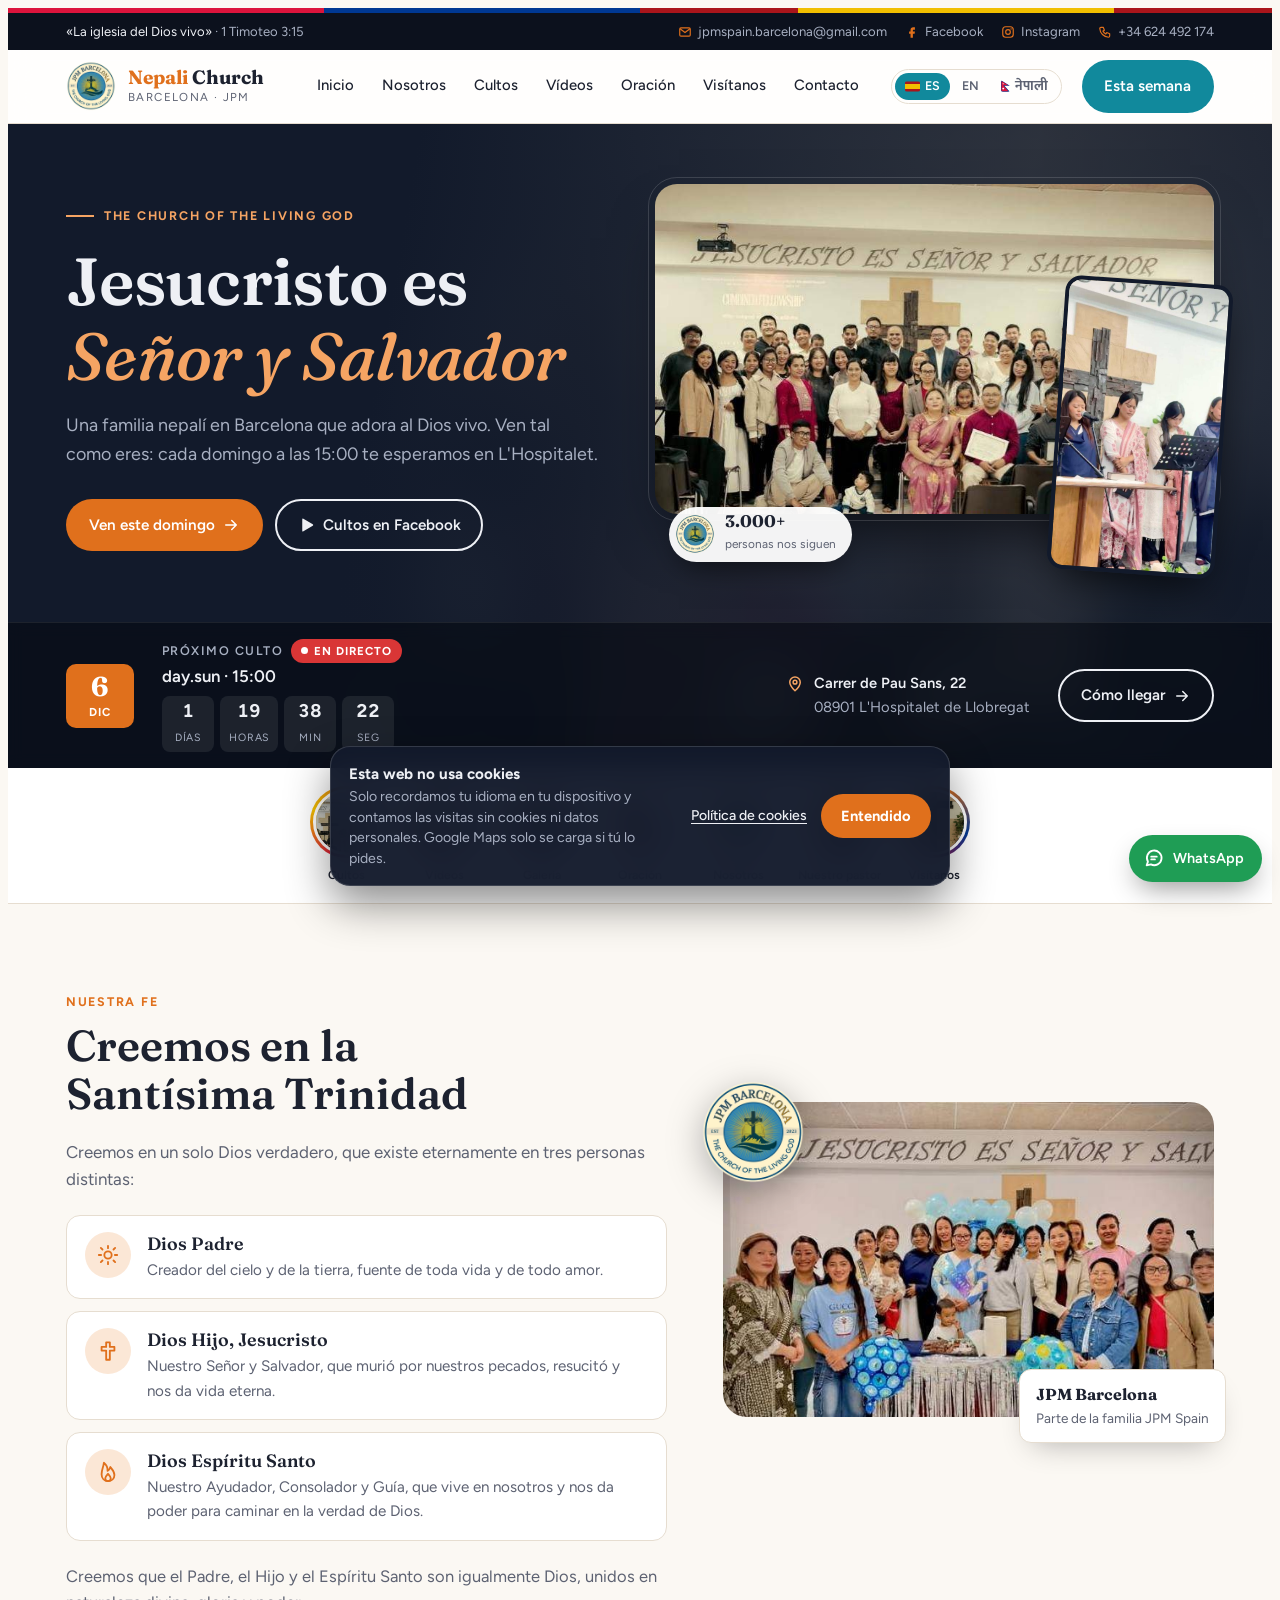
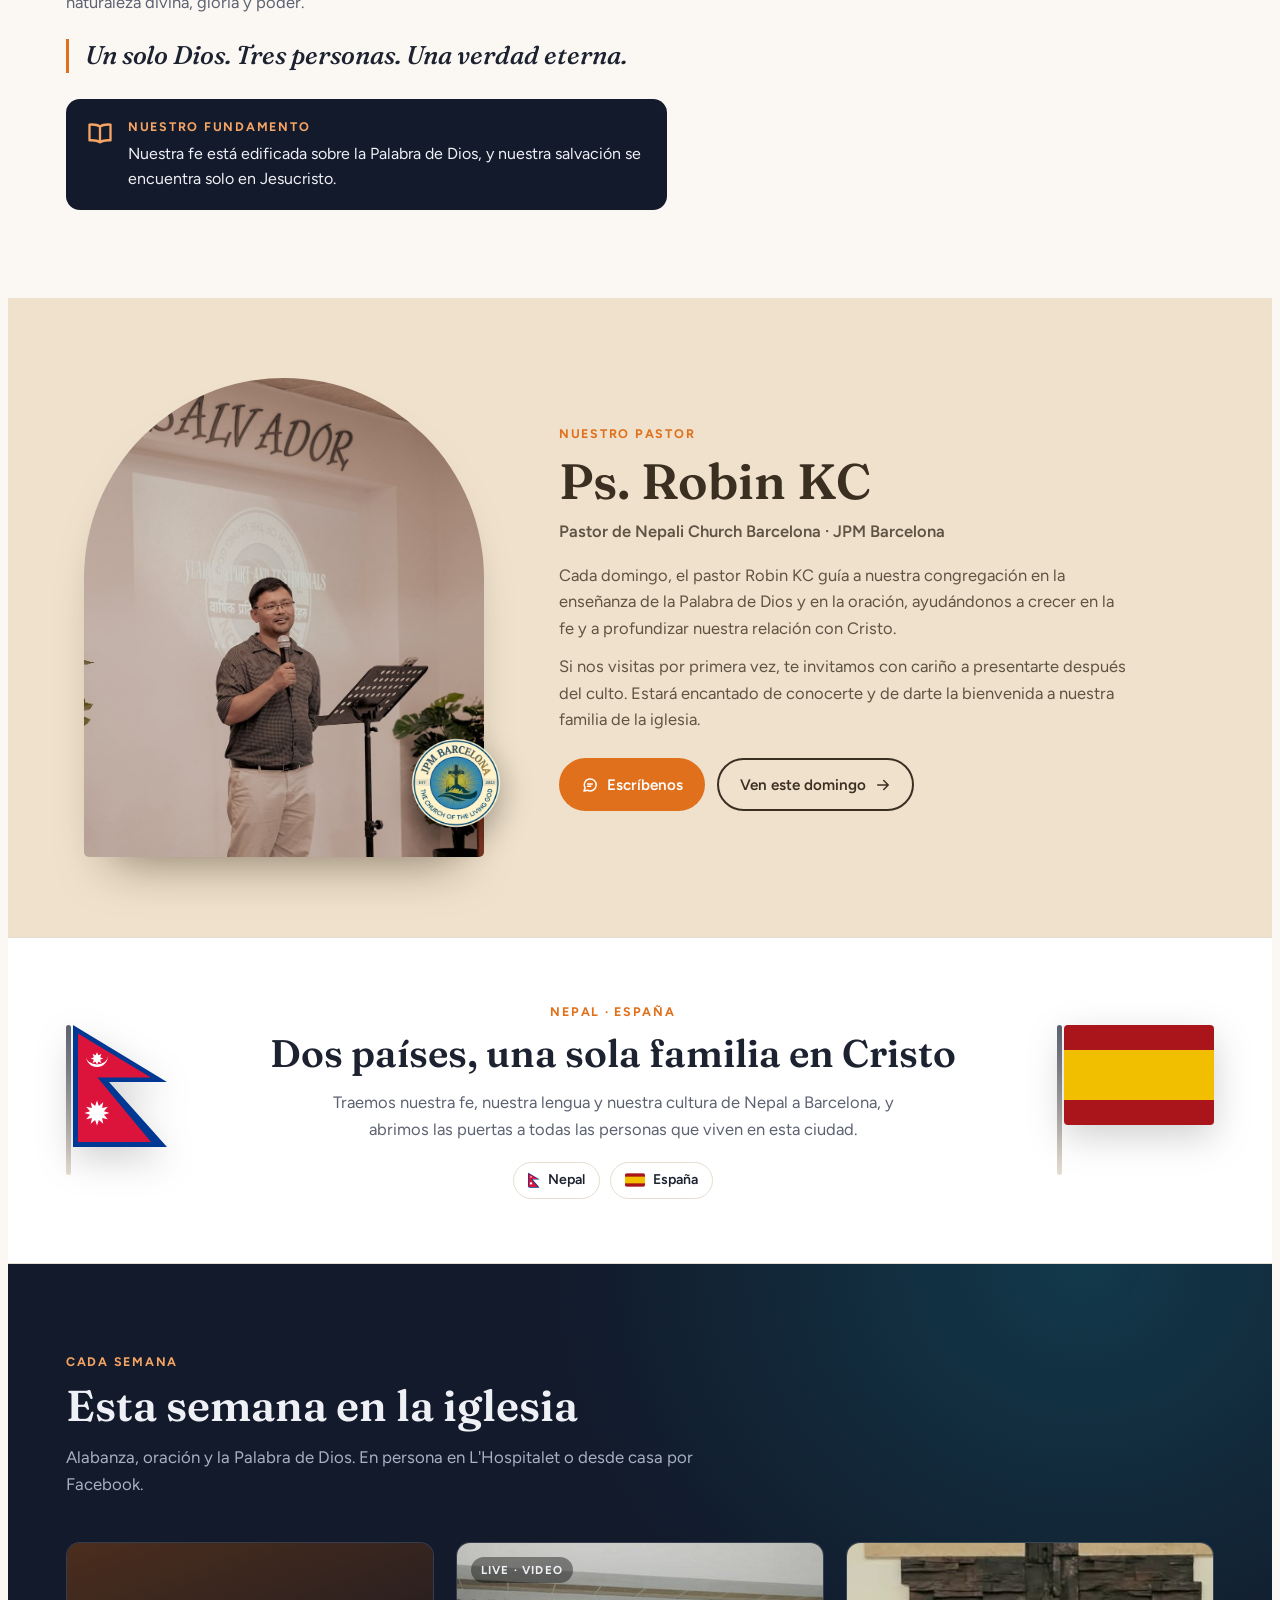
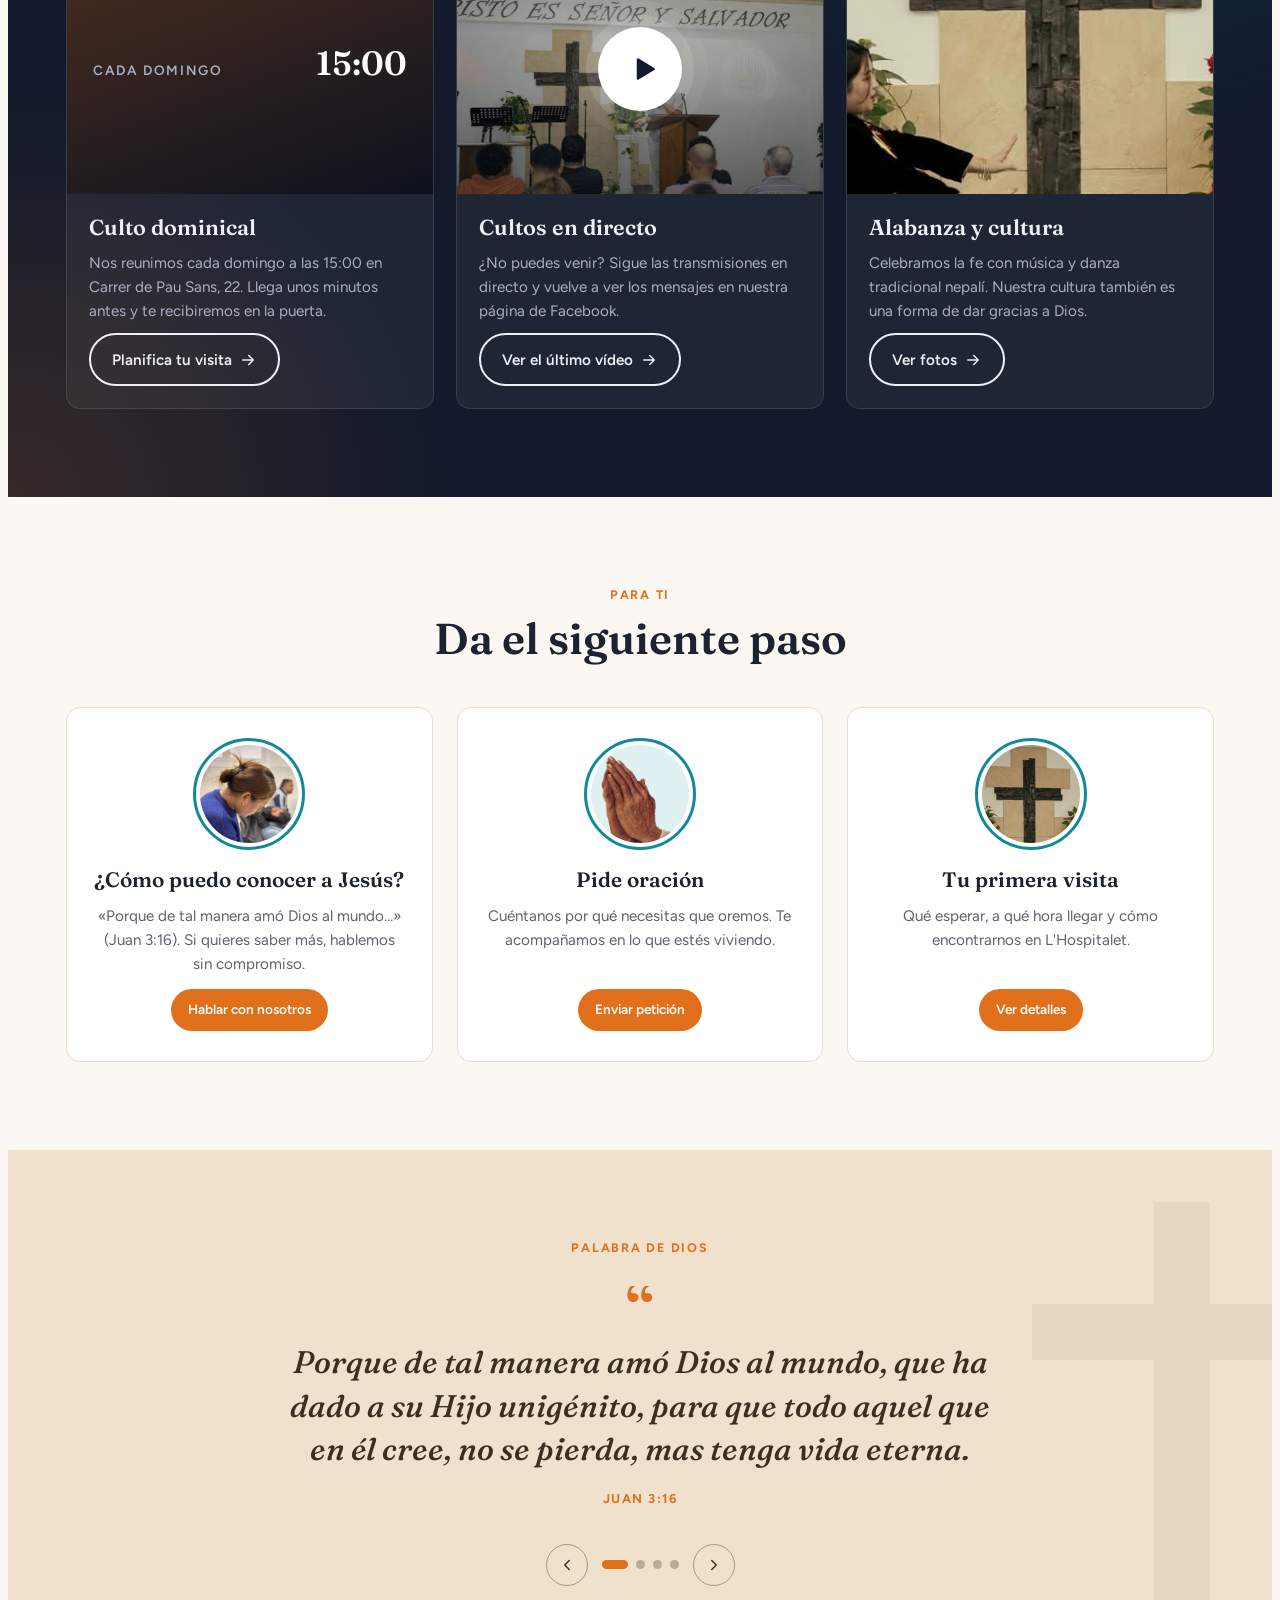
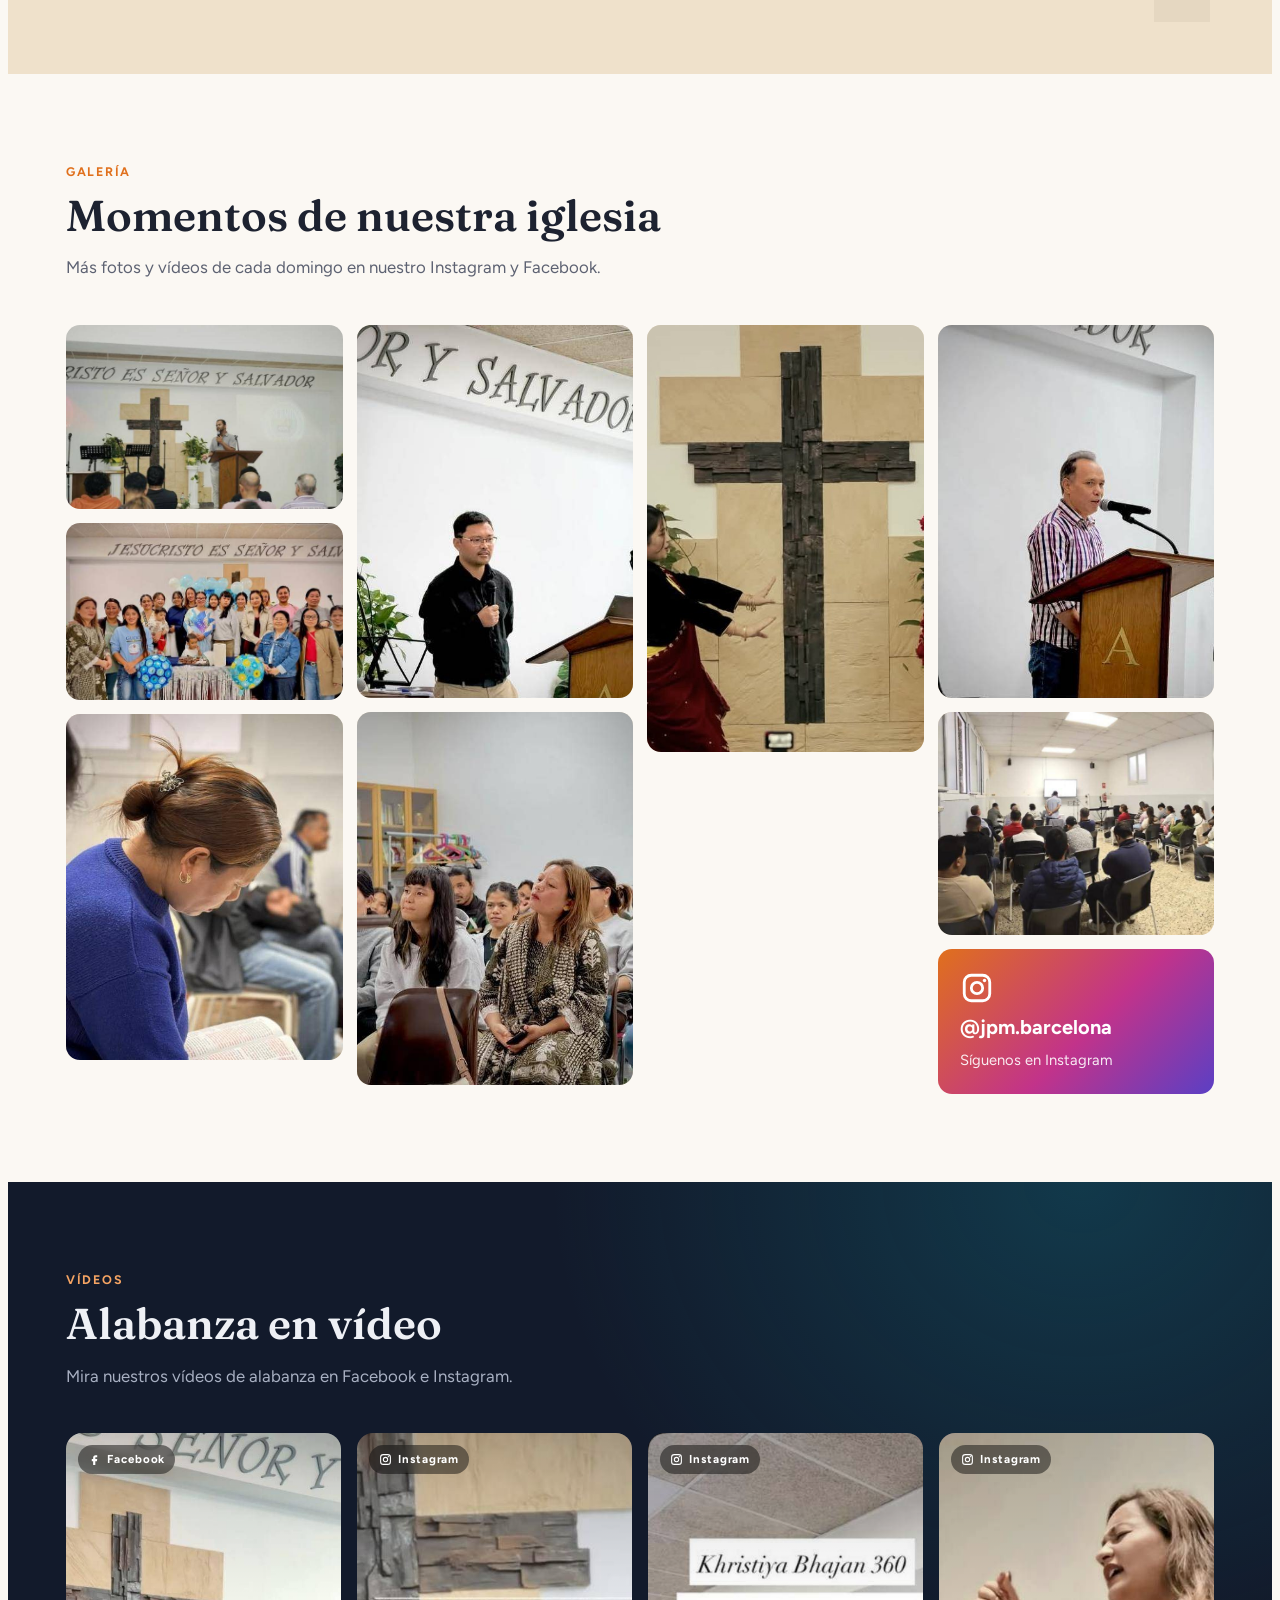
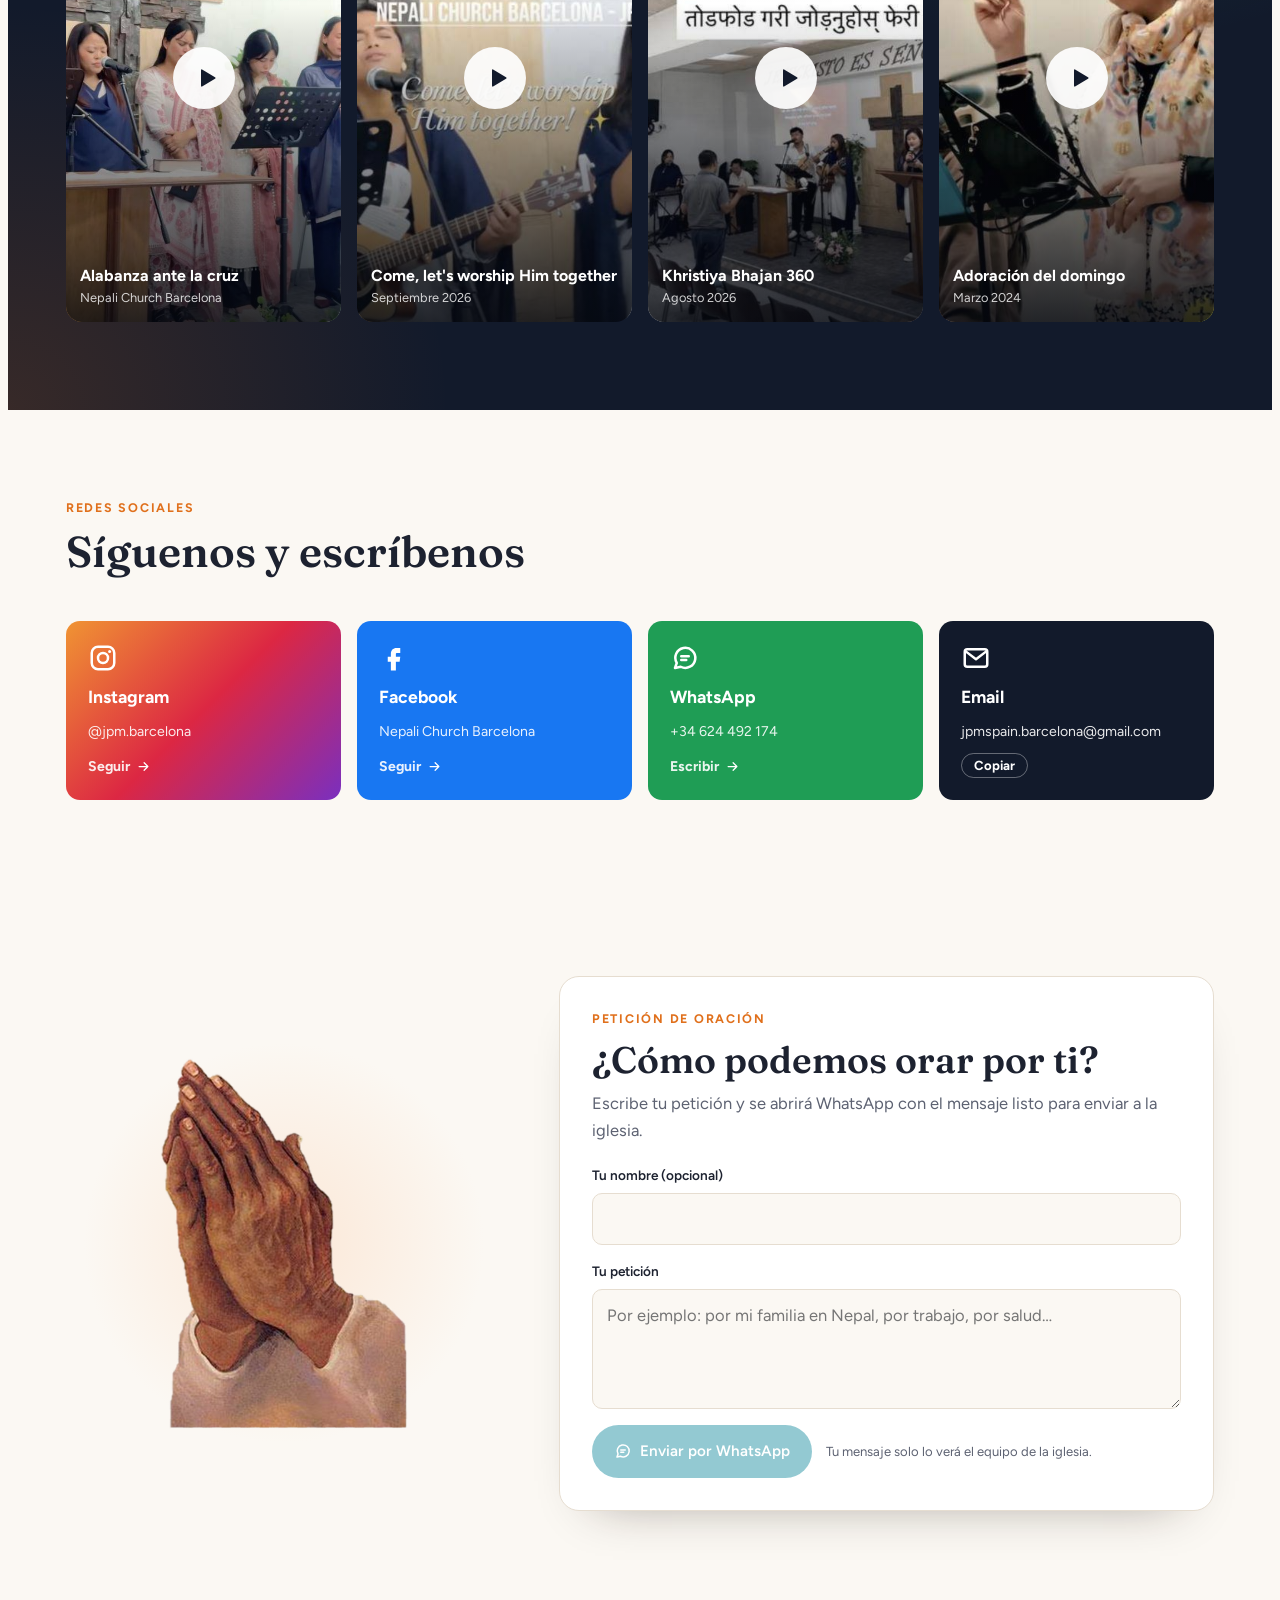
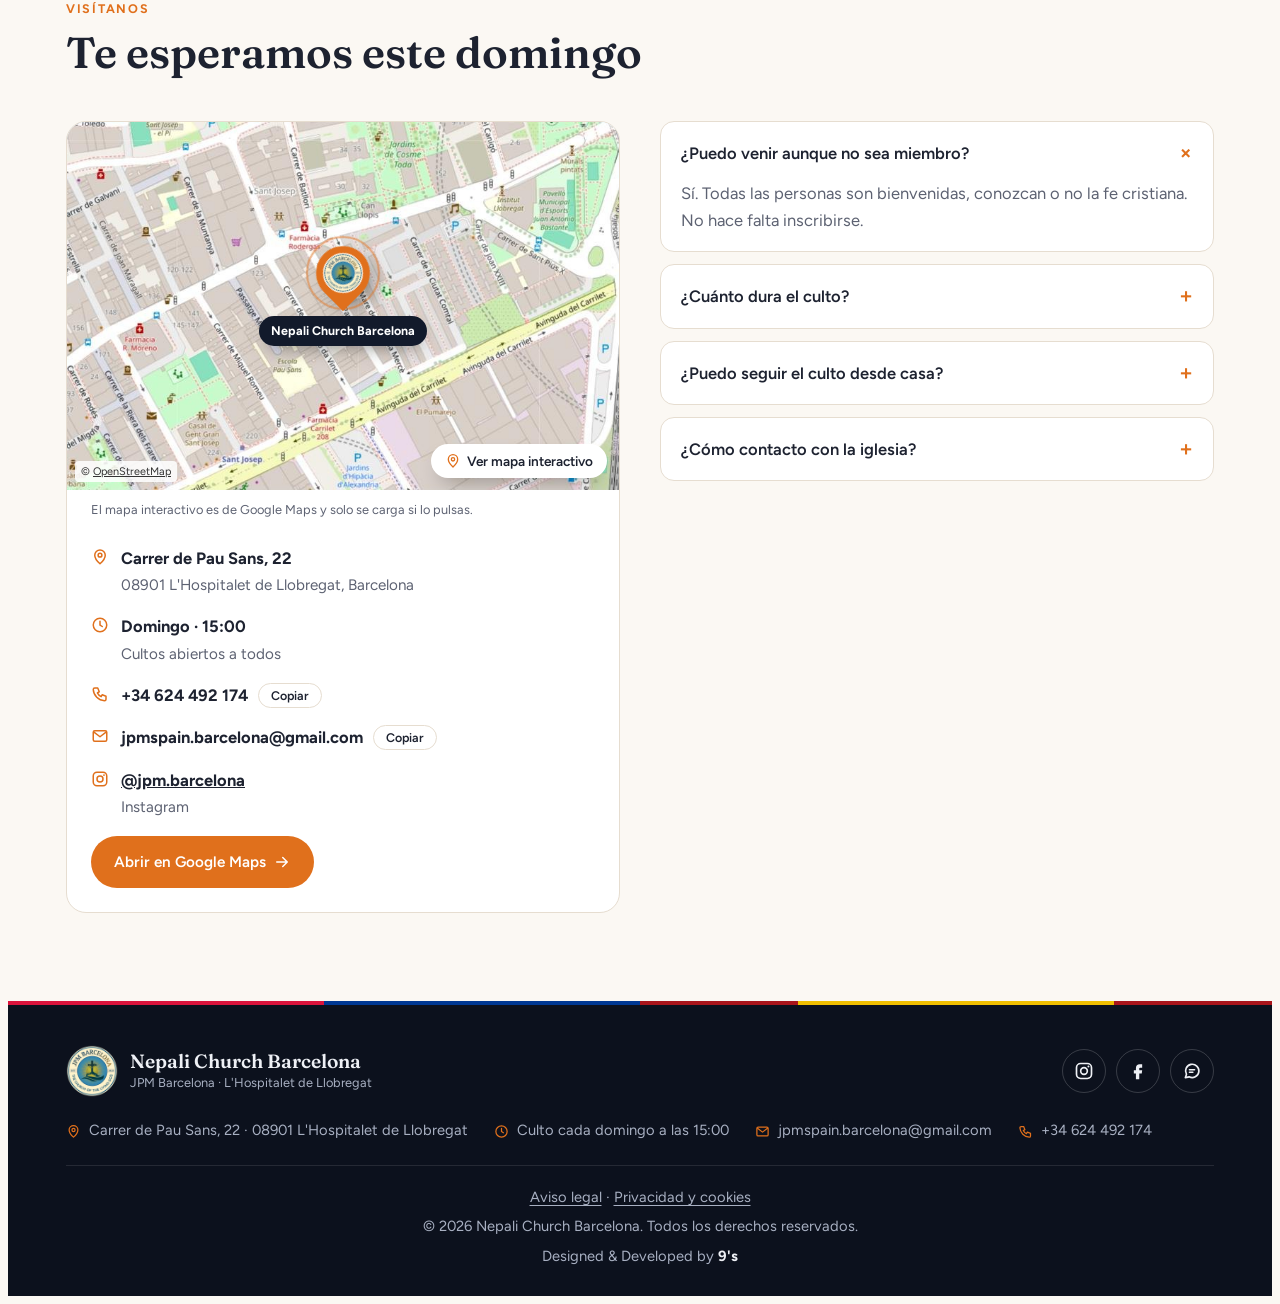
<file: index.html>
<!doctype html>
<html lang="es">
<head>
<meta charset="utf-8">
<meta name="viewport" content="width=device-width, initial-scale=1, viewport-fit=cover">
<title>Nepali Church Barcelona · JPM Barcelona</title>
<meta name="description" content="Nepali Church Barcelona (JPM Barcelona · The Church of the Living God). Culto cada domingo a las 15:00 en Carrer de Pau Sans, 22, L'Hospitalet de Llobregat.">
<meta name="theme-color" content="#121a2b">
<meta http-equiv="Content-Security-Policy" content="default-src 'none'; script-src 'self' https://gc.zgo.at; style-src 'self'; font-src 'self'; img-src 'self' https://9-s.goatcounter.com; connect-src 'self' https://9-s.goatcounter.com; frame-src https://www.google.com; form-action 'none'; base-uri 'none'; object-src 'none'">
<meta name="referrer" content="strict-origin-when-cross-origin">
<meta property="og:type" content="website">
<meta property="og:title" content="Nepali Church Barcelona">
<meta property="og:description" content="Una familia nepalí en Barcelona que adora al Dios vivo. Culto cada domingo a las 15:00.">
<meta property="og:image" content="https://jpm.church.daylli9s.site/img/fb-grupo.jpg">
<meta property="og:url" content="https://jpm.church.daylli9s.site/">
<link rel="canonical" href="https://jpm.church.daylli9s.site/">
<meta property="og:locale" content="es_ES">
<link rel="icon" href="img/logo.png" type="image/png">
<link rel="apple-touch-icon" href="img/logo.png">
<link rel="preload" href="fonts/figtree-latin-400-normal.woff2" as="font" type="font/woff2" crossorigin>
<link rel="stylesheet" href="css/fonts.css">
<link rel="stylesheet" href="css/styles.css">
</head>
<body>
<svg class="sprite" width="0" height="0" aria-hidden="true">
  <symbol id="i-phone" viewBox="0 0 24 24"><path fill="none" stroke="currentColor" stroke-width="2" stroke-linecap="round" stroke-linejoin="round" d="M5 4h4l2 5-2.5 1.5a11 11 0 0 0 5 5L15 13l5 2v4a2 2 0 0 1-2 2A16 16 0 0 1 3 6a2 2 0 0 1 2-2"/></symbol>
  <symbol id="i-pin" viewBox="0 0 24 24"><path fill="none" stroke="currentColor" stroke-width="2" stroke-linecap="round" stroke-linejoin="round" d="M12 21s-7-6.2-7-11.5a7 7 0 0 1 14 0C19 14.8 12 21 12 21z"/><circle cx="12" cy="9.5" r="2.5" fill="none" stroke="currentColor" stroke-width="2"/></symbol>
  <symbol id="i-clock" viewBox="0 0 24 24"><circle cx="12" cy="12" r="9" fill="none" stroke="currentColor" stroke-width="2"/><path fill="none" stroke="currentColor" stroke-width="2" stroke-linecap="round" d="M12 7v5l3 2"/></symbol>
  <symbol id="i-play" viewBox="0 0 24 24"><path fill="currentColor" d="M7 4.5v15a1 1 0 0 0 1.5.86l12.5-7.5a1 1 0 0 0 0-1.72L8.5 3.64A1 1 0 0 0 7 4.5z"/></symbol>
  <symbol id="i-fb" viewBox="0 0 24 24"><path fill="currentColor" d="M14 8h3V4h-3c-2.8 0-4.5 1.8-4.5 4.6V11H7v4h2.5v7h4v-7H16.5l.5-4h-3.5V8.8c0-.5.3-.8 1-.8z"/></symbol>
  <symbol id="i-chat" viewBox="0 0 24 24"><path fill="none" stroke="currentColor" stroke-width="2" stroke-linejoin="round" d="M4 20l1.4-4A8 8 0 1 1 8.6 19z"/><path fill="none" stroke="currentColor" stroke-width="2" stroke-linecap="round" d="M9 10.5h6M9 13.5h4"/></symbol>
  <symbol id="i-arrow" viewBox="0 0 24 24"><path fill="none" stroke="currentColor" stroke-width="2" stroke-linecap="round" stroke-linejoin="round" d="M5 12h14M13 6l6 6-6 6"/></symbol>
  <symbol id="i-left" viewBox="0 0 24 24"><path fill="none" stroke="currentColor" stroke-width="2" stroke-linecap="round" stroke-linejoin="round" d="M15 6l-6 6 6 6"/></symbol>
  <symbol id="i-right" viewBox="0 0 24 24"><path fill="none" stroke="currentColor" stroke-width="2" stroke-linecap="round" stroke-linejoin="round" d="M9 6l6 6-6 6"/></symbol>
  <symbol id="i-heart" viewBox="0 0 24 24"><path fill="none" stroke="currentColor" stroke-width="2" stroke-linejoin="round" d="M12 20s-7.5-4.6-9-9.6C2 6.8 4.5 4 7.6 4c2 0 3.4 1.1 4.4 2.6C13 5.1 14.4 4 16.4 4 19.5 4 22 6.8 21 10.4c-1.5 5-9 9.6-9 9.6z"/></symbol>
  <symbol id="i-door" viewBox="0 0 24 24"><path fill="none" stroke="currentColor" stroke-width="2" stroke-linejoin="round" d="M5 21V4a1 1 0 0 1 1-1h12a1 1 0 0 1 1 1v17M3 21h18"/><circle cx="15" cy="12" r="1.2" fill="currentColor"/></symbol>
  <symbol id="f-np" viewBox="0 0 96 122"><path fill="#003893" d="M0 0 L94 57 H36 L94 122 H0 Z"/><path fill="#DC143C" d="M5 8.5 L78 52.5 H24.5 L78 117 H5 Z"/><path fill="#fff" d="M13 31 a11 11 0 0 0 22 0 a11 8.5 0 0 1 -22 0 Z"/><polygon fill="#fff" points="24.00,27.30 25.30,30.36 28.38,29.12 27.14,32.20 30.20,33.50 27.14,34.80 28.38,37.88 25.30,36.64 24.00,39.70 22.70,36.64 19.62,37.88 20.86,34.80 17.80,33.50 20.86,32.20 19.62,29.12 22.70,30.36"/><polygon fill="#fff" points="24.00,75.50 25.86,81.05 30.25,77.17 29.09,82.91 34.83,81.75 30.95,86.14 36.50,88.00 30.95,89.86 34.83,94.25 29.09,93.09 30.25,98.83 25.86,94.95 24.00,100.50 22.14,94.95 17.75,98.83 18.91,93.09 13.17,94.25 17.05,89.86 11.50,88.00 17.05,86.14 13.17,81.75 18.91,82.91 17.75,77.17 22.14,81.05"/></symbol><symbol id="f-es" viewBox="0 0 150 100"><rect width="150" height="100" fill="#AA151B"/><rect y="25" width="150" height="50" fill="#F1BF00"/></symbol><symbol id="i-ig" viewBox="0 0 24 24"><rect x="3" y="3" width="18" height="18" rx="5" fill="none" stroke="currentColor" stroke-width="2"/><circle cx="12" cy="12" r="4" fill="none" stroke="currentColor" stroke-width="2"/><circle cx="17.3" cy="6.7" r="1.2" fill="currentColor"/></symbol><symbol id="i-mail" viewBox="0 0 24 24"><rect x="3" y="5" width="18" height="14" rx="2" fill="none" stroke="currentColor" stroke-width="2"/><path fill="none" stroke="currentColor" stroke-width="2" stroke-linejoin="round" d="M3.5 6.5 12 13l8.5-6.5"/></symbol>
  <symbol id="i-home" viewBox="0 0 24 24"><path fill="none" stroke="currentColor" stroke-width="2" stroke-linejoin="round" d="M3 10.5 12 3l9 7.5V20a1 1 0 0 1-1 1h-5v-6h-6v6H4a1 1 0 0 1-1-1z"/></symbol>
  <symbol id="i-sun" viewBox="0 0 24 24"><circle cx="12" cy="12" r="4" fill="none" stroke="currentColor" stroke-width="2"/><path fill="none" stroke="currentColor" stroke-width="2" stroke-linecap="round" d="M12 2v2.5M12 19.5V22M4.2 4.2l1.8 1.8M18 18l1.8 1.8M2 12h2.5M19.5 12H22M4.2 19.8 6 18M18 6l1.8-1.8"/></symbol>
  <symbol id="i-cross" viewBox="0 0 24 24"><path fill="none" stroke="currentColor" stroke-width="2" stroke-linejoin="round" d="M10 2.5h4v5h5v4h-5v10h-4v-10H5v-4h5z"/></symbol>
  <symbol id="i-flame" viewBox="0 0 24 24"><path fill="none" stroke="currentColor" stroke-width="2" stroke-linejoin="round" d="M12 22c4 0 7-2.8 7-6.8 0-3.9-2.6-6.3-4.4-8.6-.6 2.2-1.8 3.6-3.1 4.2.3-3.6-1.3-6.6-4-8.8C7.2 6.3 5 9.6 5 14.4 5 18.9 8 22 12 22z"/><path fill="none" stroke="currentColor" stroke-width="2" stroke-linejoin="round" d="M12 22c-1.7 0-3-1.3-3-3.2 0-1.8 1.4-3 3-4.8 1.6 1.8 3 3 3 4.8 0 1.9-1.3 3.2-3 3.2z"/></symbol>
  <symbol id="i-book" viewBox="0 0 24 24"><path fill="none" stroke="currentColor" stroke-width="2" stroke-linejoin="round" d="M12 6.5C10 5 7 4.5 3 4.8v13.5c4-.3 7 .2 9 1.7 2-1.5 5-2 9-1.7V4.8c-4-.3-7 .2-9 1.7zM12 6.5V20"/></symbol>
  <symbol id="i-menu" viewBox="0 0 24 24"><path fill="none" stroke="currentColor" stroke-width="2" stroke-linecap="round" d="M4 7h16M4 12h16M4 17h16"/></symbol>
</svg>

<div class="ribbon" aria-hidden="true"></div>
<div class="topbar">
  <div class="wrap">
    <span><em data-i18n="tb.verse">«La iglesia del Dios vivo»</em> · 1 Timoteo 3:15</span>
    <div class="tb-right">
      <span class="tb-item"><svg class="tb-ico"><use href="#i-mail"/></svg>jpmspain.barcelona@gmail.com</span>
      <a href="https://www.facebook.com/p/Nepali-Church-Barcelona-61554970930967/" target="_blank" rel="noopener"><svg><use href="#i-fb"/></svg>Facebook</a>
      <a href="https://www.instagram.com/jpm.barcelona/" target="_blank" rel="noopener"><svg><use href="#i-ig"/></svg>Instagram</a>
      <span class="tb-item"><svg class="tb-ico"><use href="#i-phone"/></svg>+34 624 492 174</span>
    </div>
  </div>
</div>

<header class="site">
  <div class="wrap">
    <a class="brand" href="#inicio" aria-label="Nepali Church Barcelona">
      <img src="img/logo.png" alt="Logo JPM Barcelona">
      <span><b>Nepali <span>Church</span></b><small>Barcelona · JPM</small></span>
    </a>
    <nav class="main" id="nav" aria-label="Principal">
      <a href="#inicio" data-i18n="nav.home">Inicio</a>
      <a href="#nosotros" data-i18n="nav.about">Nosotros</a>
      <a href="#cultos" data-i18n="nav.services">Cultos</a>
      <a href="#videos" data-i18n="nav.videos">Vídeos</a>
      <a href="#oracion" data-i18n="nav.prayer">Oración</a>
      <a href="#visita" data-i18n="nav.visit">Visítanos</a>
      <a href="#contacto" data-i18n="nav.contact">Contacto</a>
    </nav>
    <div class="lang" role="group" aria-label="Idioma">
      <button type="button" data-l="es" aria-pressed="true"><svg class="flag"><use href="#f-es"/></svg>ES</button>
      <button type="button" data-l="en" aria-pressed="false">EN</button>
      <button type="button" data-l="ne" aria-pressed="false"><svg class="flag np"><use href="#f-np"/></svg>नेपाली</button>
    </div>
    <a class="btn btn-teal hdr-cta" href="#cultos" data-i18n="hdr.cta">Esta semana</a>
    <button class="menu-btn" id="menuBtn" type="button" aria-controls="nav" aria-expanded="false" aria-label="Menú"><svg><use href="#i-menu"/></svg></button>
  </div>
</header>

<main>
<!-- HERO -->
<div class="hero" id="inicio">
  <div class="wrap hero-grid">
    <div class="hero-copy">
      <div class="eyebrow" data-i18n="hero.eyebrow">The Church of the Living God</div>
      <h1 data-i18n-html="hero.title">Jesucristo es <i>Señor y Salvador</i></h1>
      <p class="lede" data-i18n="hero.lede">Una familia nepalí en Barcelona que adora al Dios vivo. Ven tal como eres: cada domingo a las 15:00 te esperamos en L'Hospitalet.</p>
      <div class="hero-actions">
        <a class="btn btn-orange" href="#visita"><span data-i18n="hero.cta1">Ven este domingo</span><svg><use href="#i-arrow"/></svg></a>
        <a class="btn btn-ghost" href="https://www.facebook.com/p/Nepali-Church-Barcelona-61554970930967/" target="_blank" rel="noopener"><svg><use href="#i-play"/></svg><span data-i18n="hero.cta2">Cultos en Facebook</span></a>
      </div>
    </div>
    <div class="hero-art">
      <figure class="ph-main"><img src="img/fb-grupo.jpg" alt="La familia de Nepali Church Barcelona reunida bajo el lema Jesucristo es Señor y Salvador" width="771" height="455"></figure>
      <figure class="ph-side"><img src="img/fb-alabanza.jpg" alt="Alabanza delante de la cruz" width="494" height="884"></figure>
      <div class="ph-badge"><img src="img/logo.png" alt=""><span><b>3.000+</b><small data-i18n="hero.badge">personas nos siguen</small></span></div>
    </div>
  </div>
  <div class="eventbar">
    <div class="wrap">
      <div class="datetile" aria-hidden="true"><b id="dDay">--</b><span id="dMon">---</span></div>
      <div class="ev-main">
        <div class="lbl"><span id="evLabel" data-i18n="ev.next">Próximo culto</span><span class="livepill" id="livePill" hidden data-i18n="ev.live">EN DIRECTO</span></div>
        <div class="when" id="evWhen">Domingo · 15:00</div>
        <div class="countdown" id="countdown" aria-live="off">
          <div><b id="cD">0</b><small data-i18n="cd.d">días</small></div>
          <div><b id="cH">00</b><small data-i18n="cd.h">horas</small></div>
          <div><b id="cM">00</b><small data-i18n="cd.m">min</small></div>
          <div><b id="cS">00</b><small data-i18n="cd.s">seg</small></div>
        </div>
      </div>
      <div class="ev-addr"><svg class="ico"><use href="#i-pin"/></svg><div><b>Carrer de Pau Sans, 22</b>08901 L'Hospitalet de Llobregat</div></div>
      <a class="btn btn-ghost" href="https://www.google.com/maps/search/?api=1&query=Carrer+de+Pau+Sans+22+08901+L%27Hospitalet+de+Llobregat" target="_blank" rel="noopener"><span data-i18n="ev.dir">Cómo llegar</span><svg><use href="#i-arrow"/></svg></a>
    </div>
  </div>
</div>

<!-- STORIES -->
<nav class="stories" aria-label="Accesos rápidos">
  <div class="wrap">
    <a href="#cultos"><span class="ring"><img src="img/ig-predica.jpg" alt=""></span><b data-i18n="nav.services">Cultos</b></a>
    <a href="#videos"><span class="ring"><img src="img/ig-worship.jpg" alt=""></span><b data-i18n="nav.videos">Vídeos</b></a>
    <a href="#galeria"><span class="ring"><img src="img/fb-celebracion.jpg" alt=""></span><b data-i18n="ga.eyebrow">Galería</b></a>
    <a href="#oracion"><span class="ring"><img src="img/manos.png" alt="" class="contain"></span><b data-i18n="nav.prayer">Oración</b></a>
    <a href="#nosotros"><span class="ring"><img src="img/logo.png" alt="" class="contain"></span><b data-i18n="nav.about">Nosotros</b></a>
    <a href="#pastor"><span class="ring"><img src="img/pastor.jpg" alt="" class="top"></span><b data-i18n="pa.eyebrow">Nuestro pastor</b></a>
    <a href="#visita"><span class="ring"><img src="img/cruz.jpg" alt=""></span><b data-i18n="nav.visit">Visítanos</b></a>
  </div>
</nav>

<!-- ABOUT -->
<section id="nosotros">
  <div class="wrap about">
    <div class="about-copy">
      <div class="eyebrow" data-i18n="fe.eyebrow">Nuestra fe</div>
      <h2 data-i18n="fe.title">Creemos en la Santísima Trinidad</h2>
      <p class="fe-intro" data-i18n="fe.intro">Creemos en un solo Dios verdadero, que existe eternamente en tres personas distintas:</p>
      <ul class="trinity">
        <li><span class="t-ico" aria-hidden="true"><svg><use href="#i-sun"/></svg></span><div><h3 data-i18n="fe.f.t">Dios Padre</h3><p data-i18n="fe.f.p">Creador del cielo y de la tierra, fuente de toda vida y de todo amor.</p></div></li>
        <li><span class="t-ico" aria-hidden="true"><svg><use href="#i-cross"/></svg></span><div><h3 data-i18n="fe.s.t">Dios Hijo, Jesucristo</h3><p data-i18n="fe.s.p">Nuestro Señor y Salvador, que murió por nuestros pecados, resucitó y nos da vida eterna.</p></div></li>
        <li><span class="t-ico" aria-hidden="true"><svg><use href="#i-flame"/></svg></span><div><h3 data-i18n="fe.e.t">Dios Espíritu Santo</h3><p data-i18n="fe.e.p">Nuestro Ayudador, Consolador y Guía, que vive en nosotros y nos da poder para caminar en la verdad de Dios.</p></div></li>
      </ul>
      <p data-i18n="fe.equal">Creemos que el Padre, el Hijo y el Espíritu Santo son igualmente Dios, unidos en naturaleza divina, gloria y poder.</p>
      <p class="motto" data-i18n="fe.motto">Un solo Dios. Tres personas. Una verdad eterna.</p>
      <div class="foundation">
        <svg aria-hidden="true"><use href="#i-book"/></svg>
        <div><b data-i18n="fe.found.t">Nuestro fundamento</b><p data-i18n="fe.found.p">Nuestra fe está edificada sobre la Palabra de Dios, y nuestra salvación se encuentra solo en Jesucristo.</p></div>
      </div>
    </div>
    <div class="about-art">
      <div class="photo"><img src="img/fb-celebracion.jpg" alt="Hermanas de la iglesia celebrando juntas"></div>
      <img class="seal2" src="img/logo.png" alt="Sello de JPM Barcelona, est. 2023">
      <div class="tag"><b>JPM Barcelona</b><span data-i18n="about.tag">Parte de la familia JPM Spain</span></div>
    </div>
  </div>
</section>

<!-- PASTOR -->
<section class="pastor-sec" id="pastor">
  <div class="wrap pastor">
    <figure class="pastor-photo">
      <img src="img/pastor.jpg" alt="El pastor Robin KC hablando en el culto" width="900" height="1079">
      <img class="pastor-seal" src="img/logo.png" alt="">
    </figure>
    <div class="pastor-copy">
      <div class="eyebrow" data-i18n="pa.eyebrow">Nuestro pastor</div>
      <h2>Ps. Robin KC</h2>
      <p class="pastor-role" data-i18n="pa.role">Pastor de Nepali Church Barcelona · JPM Barcelona</p>
      <p data-i18n="pa.p">Cada domingo, el pastor Robin KC guía a nuestra congregación en la enseñanza de la Palabra de Dios y en la oración, ayudándonos a crecer en la fe y a profundizar nuestra relación con Cristo.</p>
      <p data-i18n="pa.p2">Si nos visitas por primera vez, te invitamos con cariño a presentarte después del culto. Estará encantado de conocerte y de darte la bienvenida a nuestra familia de la iglesia.</p>
      <div class="pastor-actions">
        <a class="btn btn-orange" href="https://wa.me/34624492174" target="_blank" rel="noopener"><svg><use href="#i-chat"/></svg><span data-i18n="pa.cta">Escríbenos</span></a>
        <a class="btn btn-ghost" href="#visita"><span data-i18n="pa.cta2">Ven este domingo</span><svg><use href="#i-arrow"/></svg></a>
      </div>
    </div>
  </div>
</section>

<!-- NEPAL + ESPAÑA -->
<div class="roots">
  <div class="wrap">
    <div class="pole"><svg class="bigflag np" role="img" aria-label="Bandera de Nepal"><use href="#f-np"/></svg></div>
    <div class="mid">
      <div class="eyebrow" data-i18n="ro.eyebrow">Nepal · España</div>
      <h2 data-i18n="ro.title">Dos países, una sola familia en Cristo</h2>
      <p data-i18n="ro.p">Traemos nuestra fe, nuestra lengua y nuestra cultura de Nepal a Barcelona, y abrimos las puertas a todas las personas que viven en esta ciudad.</p>
      <div class="pair"><span><svg class="flag np"><use href="#f-np"/></svg><span data-i18n="ro.np">Nepal</span></span><span><svg class="flag"><use href="#f-es"/></svg><span data-i18n="ro.es">España</span></span></div>
    </div>
    <div class="pole"><svg class="bigflag es" role="img" aria-label="Bandera de España"><use href="#f-es"/></svg></div>
  </div>
</div>

<!-- THIS WEEK -->
<section class="band-dark" id="cultos">
  <div class="wrap">
    <div class="sec-head">
      <div class="eyebrow" data-i18n="wk.eyebrow">Cada semana</div>
      <h2 data-i18n="wk.title">Esta semana en la iglesia</h2>
      <p data-i18n="wk.lede">Alabanza, oración y la Palabra de Dios. En persona en L'Hospitalet o desde casa por Facebook.</p>
    </div>
    <div class="swipe-hint"><span data-i18n="swipe">Desliza</span><svg><use href="#i-arrow"/></svg></div>
    <div class="cards3">
      <article class="wk">
        <div class="media"><div class="sched">
          <div class="sched-row"><span data-i18n="wk.every">Cada domingo</span><b>15:00</b></div>
        </div></div>
        <div class="body">
          <h3 data-i18n="wk.c1.t">Culto dominical</h3>
          <p data-i18n="wk.c1.p">Nos reunimos cada domingo a las 15:00 en Carrer de Pau Sans, 22. Llega unos minutos antes y te recibiremos en la puerta.</p>
          <a class="btn btn-ghost" href="#visita"><span data-i18n="wk.c1.b">Planifica tu visita</span><svg><use href="#i-arrow"/></svg></a>
        </div>
      </article>
      <article class="wk" id="directo">
        <div class="media"><img src="img/ig-predica.jpg" alt="Predicación en el culto del domingo"><div class="play overlay"><span class="chip">LIVE · VIDEO</span><div class="ring"><svg><use href="#i-play"/></svg></div></div></div>
        <div class="body">
          <h3 data-i18n="wk.c2.t">Cultos en directo</h3>
          <p data-i18n="wk.c2.p">¿No puedes venir? Sigue las transmisiones en directo y vuelve a ver los mensajes en nuestra página de Facebook.</p>
          <a class="btn btn-ghost" href="https://www.facebook.com/reel/1148814934461089/" target="_blank" rel="noopener"><span data-i18n="wk.c2.b">Ver el último vídeo</span><svg><use href="#i-arrow"/></svg></a>
        </div>
      </article>
      <article class="wk">
        <div class="media"><img src="img/danza.jpg" alt="Danza tradicional nepalí delante de la cruz del templo" class="op-danza"></div>
        <div class="body">
          <h3 data-i18n="wk.c3.t">Alabanza y cultura</h3>
          <p data-i18n="wk.c3.p">Celebramos la fe con música y danza tradicional nepalí. Nuestra cultura también es una forma de dar gracias a Dios.</p>
          <a class="btn btn-ghost" href="https://www.facebook.com/p/Nepali-Church-Barcelona-61554970930967/" target="_blank" rel="noopener"><span data-i18n="wk.c3.b">Ver fotos</span><svg><use href="#i-arrow"/></svg></a>
        </div>
      </article>
    </div>
  </div>
</section>

<!-- NEXT STEPS -->
<section>
  <div class="wrap">
    <div class="sec-head center">
      <div class="eyebrow" data-i18n="st.eyebrow">Para ti</div>
      <h2 data-i18n="st.title">Da el siguiente paso</h2>
    </div>
    <div class="steps">
      <div class="step">
        <div class="circle"><div><img class="photo" src="img/ig-biblia.jpg" alt=""></div></div>
        <h3 data-i18n="st.1.t">¿Cómo puedo conocer a Jesús?</h3>
        <p data-i18n="st.1.p">«Porque de tal manera amó Dios al mundo…» (Juan 3:16). Si quieres saber más, hablemos sin compromiso.</p>
        <a class="btn btn-orange" href="#oracion" data-i18n="st.1.b">Hablar con nosotros</a>
      </div>
      <div class="step">
        <div class="circle"><div><img src="img/manos.png" alt=""></div></div>
        <h3 data-i18n="st.2.t">Pide oración</h3>
        <p data-i18n="st.2.p">Cuéntanos por qué necesitas que oremos. Te acompañamos en lo que estés viviendo.</p>
        <a class="btn btn-orange" href="#oracion" data-i18n="st.2.b">Enviar petición</a>
      </div>
      <div class="step">
        <div class="circle"><div><img class="photo" src="img/cruz.jpg" alt=""></div></div>
        <h3 data-i18n="st.3.t">Tu primera visita</h3>
        <p data-i18n="st.3.p">Qué esperar, a qué hora llegar y cómo encontrarnos en L'Hospitalet.</p>
        <a class="btn btn-orange" href="#visita" data-i18n="st.3.b">Ver detalles</a>
      </div>
    </div>
  </div>
</section>

<!-- VERSES -->
<section class="band-sand">
  <div class="wrap">
    <div class="sec-head center mb-sm">
      <div class="eyebrow" data-i18n="v.eyebrow">Palabra de Dios</div>
    </div>
    <div class="verses" id="verses" tabindex="0" aria-label="Versículos">
      <div class="verse"><blockquote data-i18n="v.1">Porque de tal manera amó Dios al mundo, que ha dado a su Hijo unigénito, para que todo aquel que en él cree, no se pierda, mas tenga vida eterna.</blockquote><cite data-i18n="v.1c">Juan 3:16</cite></div>
      <div class="verse"><blockquote data-i18n="v.2">Venid a mí todos los que estáis trabajados y cargados, que yo os haré descansar.</blockquote><cite data-i18n="v.2c">Mateo 11:28</cite></div>
      <div class="verse"><blockquote data-i18n="v.3">Jehová es mi pastor; nada me faltará.</blockquote><cite data-i18n="v.3c">Salmo 23:1</cite></div>
      <div class="verse"><blockquote data-i18n="v.4">La casa de Dios, que es la iglesia del Dios vivo, columna y apoyo de la verdad.</blockquote><cite data-i18n="v.4c">1 Timoteo 3:15</cite></div>
    </div>
    <div class="vctrl">
      <button class="arrow" type="button" id="vPrev" aria-label="Anterior"><svg><use href="#i-left"/></svg></button>
      <div class="dots" id="vDots"></div>
      <button class="arrow" type="button" id="vNext" aria-label="Siguiente"><svg><use href="#i-right"/></svg></button>
    </div>
  </div>
</section>

<!-- GALLERY -->
<section id="galeria">
  <div class="wrap">
    <div class="sec-head">
      <div class="eyebrow" data-i18n="ga.eyebrow">Galería</div>
      <h2 data-i18n="ga.title">Momentos de nuestra iglesia</h2>
      <p data-i18n="ga.p">Más fotos y vídeos de cada domingo en nuestro Instagram y Facebook.</p>
    </div>
    <div class="gal">
      <figure><img src="img/ig-predica.jpg" alt="Predicación del domingo bajo el lema Jesucristo es Señor y Salvador"></figure>
      <figure><img src="img/fb-celebracion.jpg" alt="Celebración de las hermanas de la iglesia con globos"></figure>
      <figure><img src="img/ig-biblia.jpg" alt="Una hermana leyendo la Biblia durante el culto"></figure>
      <figure><img src="img/fb-predica1.jpg" alt="Predicación en el culto"></figure>
      <figure><img src="img/fb-congregacion.jpg" alt="Hermanas escuchando el mensaje"></figure>
      <figure><img src="img/danza.jpg" alt="Danza tradicional nepalí en el culto"></figure>
      <figure><img src="img/fb-predica2.jpg" alt="Un hermano predicando desde el púlpito"></figure>
      <figure><img src="img/ig-congregacion.jpg" alt="La congregación escuchando la predicación"></figure>
      <a class="ig-tile" href="https://www.instagram.com/jpm.barcelona/" target="_blank" rel="noopener"><svg><use href="#i-ig"/></svg><b>@jpm.barcelona</b><span data-i18n="ga.ig">Síguenos en Instagram</span></a>
    </div>
  </div>
</section>

<!-- REELS -->
<section class="band-dark" id="videos">
  <div class="wrap">
    <div class="sec-head">
      <div class="eyebrow" data-i18n="re.eyebrow">Vídeos</div>
      <h2 data-i18n="re.title">Alabanza en vídeo</h2>
      <p data-i18n="re.p">Mira nuestros vídeos de alabanza en Facebook e Instagram.</p>
    </div>
    <div class="swipe-hint"><span data-i18n="swipe">Desliza</span><svg><use href="#i-arrow"/></svg></div>
    <div class="reels">
      <a class="reel" href="https://www.facebook.com/reel/1982823712387240/" target="_blank" rel="noopener"><img src="img/fb-alabanza.jpg" alt=""><span class="tagr"><svg><use href="#i-fb"/></svg>Facebook</span><span class="pbtn"><svg><use href="#i-play"/></svg></span><span class="cap"><b data-i18n="re.5">Alabanza ante la cruz</b><span>Nepali Church Barcelona</span></span></a>
      <a class="reel" href="https://www.instagram.com/jpm.barcelona/reel/Dcx2DV_sKl6/" target="_blank" rel="noopener"><img src="img/ig-worship.jpg" alt=""><span class="tagr"><svg><use href="#i-ig"/></svg>Instagram</span><span class="pbtn"><svg><use href="#i-play"/></svg></span><span class="cap"><b data-i18n="re.1">Come, let's worship Him together</b><span data-i18n="re.d1">Septiembre 2026</span></span></a>
      <a class="reel" href="https://www.instagram.com/jpm.barcelona/reel/Db2frSWsQY5/" target="_blank" rel="noopener"><img src="img/ig-bhajan.jpg" alt=""><span class="tagr"><svg><use href="#i-ig"/></svg>Instagram</span><span class="pbtn"><svg><use href="#i-play"/></svg></span><span class="cap"><b>Khristiya Bhajan 360</b><span data-i18n="re.d2">Agosto 2026</span></span></a>
      <a class="reel" href="https://www.instagram.com/jpm.barcelona/reel/C4QxoiNoRNj/" target="_blank" rel="noopener"><img src="img/ig-alabanza.jpg" alt=""><span class="tagr"><svg><use href="#i-ig"/></svg>Instagram</span><span class="pbtn"><svg><use href="#i-play"/></svg></span><span class="cap"><b data-i18n="re.3">Adoración del domingo</b><span data-i18n="re.d3">Marzo 2024</span></span></a>
    </div>
  </div>
</section>

<!-- SOCIAL -->
<section id="redes">
  <div class="wrap">
    <div class="sec-head">
      <div class="eyebrow" data-i18n="so.eyebrow">Redes sociales</div>
      <h2 data-i18n="so.title">Síguenos y escríbenos</h2>
    </div>
    <div class="social">
      <a class="soc ig" href="https://www.instagram.com/jpm.barcelona/" target="_blank" rel="noopener"><svg><use href="#i-ig"/></svg><b>Instagram</b><span>@jpm.barcelona</span><span class="more"><span data-i18n="so.follow">Seguir</span><svg><use href="#i-arrow"/></svg></span></a>
      <a class="soc fb" href="https://www.facebook.com/p/Nepali-Church-Barcelona-61554970930967/" target="_blank" rel="noopener"><svg><use href="#i-fb"/></svg><b>Facebook</b><span>Nepali Church Barcelona</span><span class="more"><span data-i18n="so.follow">Seguir</span><svg><use href="#i-arrow"/></svg></span></a>
      <a class="soc wap" href="https://wa.me/34624492174" target="_blank" rel="noopener"><svg><use href="#i-chat"/></svg><b>WhatsApp</b><span>+34 624 492 174</span><span class="more"><span data-i18n="so.write">Escribir</span><svg><use href="#i-arrow"/></svg></span></a>
      <div class="soc ml"><svg><use href="#i-mail"/></svg><b>Email</b><span>jpmspain.barcelona@gmail.com</span><button class="copy more copy-light" type="button" data-copy="jpmspain.barcelona@gmail.com" data-i18n="copy">Copiar</button></div>
    </div>
  </div>
</section>

<!-- PRAYER -->
<section id="oracion">
  <div class="wrap prayer">
    <div class="prayer-art"><img src="img/manos.png" alt="Manos en oración"></div>
    <form class="prayer-form" id="prayerForm" novalidate>
      <div class="eyebrow" data-i18n="pr.eyebrow">Petición de oración</div>
      <h2 data-i18n="pr.title">¿Cómo podemos orar por ti?</h2>
      <p data-i18n="pr.lede">Escribe tu petición y se abrirá WhatsApp con el mensaje listo para enviar a la iglesia.</p>
      <div class="field"><label for="prName" data-i18n="pr.name">Tu nombre (opcional)</label><input id="prName" name="name" autocomplete="name" maxlength="60"></div>
      <div class="field"><label for="prText" data-i18n="pr.text">Tu petición</label><textarea id="prText" name="text" maxlength="800" data-i18n-ph="pr.ph" placeholder="Por ejemplo: por mi familia en Nepal, por trabajo, por salud…"></textarea></div>
      <div class="form-foot">
        <a class="btn btn-teal" id="prSend" href="https://wa.me/34624492174" target="_blank" rel="noopener" aria-disabled="true"><svg><use href="#i-chat"/></svg><span data-i18n="pr.send">Enviar por WhatsApp</span></a>
        <small data-i18n="pr.note">Tu mensaje solo lo verá el equipo de la iglesia.</small>
      </div>
    </form>
  </div>
</section>

<!-- VISIT -->
<section id="visita" class="pt0">
  <div class="wrap">
    <div class="sec-head">
      <div class="eyebrow" data-i18n="vi.eyebrow">Visítanos</div>
      <h2 data-i18n="vi.title">Te esperamos este domingo</h2>
    </div>
    <div class="visit">
      <div class="mapcard">
        <div class="mapbox" id="mapbox">
          <img class="mapimg" src="img/mapa.jpg" alt="Mapa de la zona de Carrer de Pau Sans, en L'Hospitalet de Llobregat" width="780" height="520">
          <span class="mpin" aria-hidden="true"><img src="img/logo.png" alt=""></span>
          <span class="mlabel" aria-hidden="true">Nepali Church Barcelona</span>
          <button class="maplive" type="button" id="mapLive"><svg><use href="#i-pin"/></svg><span data-i18n="map.live">Ver mapa interactivo</span></button>
          <small class="osm">© <a href="https://www.openstreetmap.org/copyright" target="_blank" rel="noopener noreferrer">OpenStreetMap</a></small>
        </div>
        <p class="mapnote" data-i18n="map.note">El mapa interactivo es de Google Maps y solo se carga si lo pulsas.</p>
        <div class="info">
          <div class="row"><svg class="ico"><use href="#i-pin"/></svg><div><b>Carrer de Pau Sans, 22</b><span>08901 L'Hospitalet de Llobregat, Barcelona</span></div></div>
          <div class="row"><svg class="ico"><use href="#i-clock"/></svg><div><b data-i18n="vi.hours">Domingo · 15:00</b><span data-i18n="vi.hours2">Cultos abiertos a todos</span></div></div>
          <div class="row"><svg class="ico"><use href="#i-phone"/></svg><div class="copyline"><b>+34 624 492 174</b><button class="copy" type="button" data-copy="+34624492174" data-i18n="copy">Copiar</button></div></div>
          <div class="row"><svg class="ico"><use href="#i-mail"/></svg><div class="copyline minw0"><b class="wrapany">jpmspain.barcelona@gmail.com</b><button class="copy" type="button" data-copy="jpmspain.barcelona@gmail.com" data-i18n="copy">Copiar</button></div></div>
          <div class="row"><svg class="ico"><use href="#i-ig"/></svg><div><a href="https://www.instagram.com/jpm.barcelona/" target="_blank" rel="noopener"><b>@jpm.barcelona</b></a><span>Instagram</span></div></div>
          <a class="btn btn-orange self-start" href="https://www.google.com/maps/search/?api=1&query=Carrer+de+Pau+Sans+22+08901+L%27Hospitalet+de+Llobregat" target="_blank" rel="noopener"><span data-i18n="vi.map">Abrir en Google Maps</span><svg><use href="#i-arrow"/></svg></a>
        </div>
      </div>
      <div class="faq">
        <details open><summary data-i18n="fq.1q">¿Puedo venir aunque no sea miembro?</summary><p data-i18n="fq.1a">Sí. Todas las personas son bienvenidas, conozcan o no la fe cristiana. No hace falta inscribirse.</p></details>
        <details><summary data-i18n="fq.2q">¿Cuánto dura el culto?</summary><p data-i18n="fq.2a">Incluye alabanza, oración y predicación de la Biblia. Te recomendamos llegar 10 minutos antes para saludarnos.</p></details>
        <details><summary data-i18n="fq.3q">¿Puedo seguir el culto desde casa?</summary><p data-i18n="fq.3a">Sí. Publicamos directos y vídeos en nuestra página de Facebook, Nepali Church Barcelona.</p></details>
        <details><summary data-i18n="fq.4q">¿Cómo contacto con la iglesia?</summary><p data-i18n="fq.4a">Llámanos o escríbenos por WhatsApp al +34 624 492 174, envíanos un email a jpmspain.barcelona@gmail.com o un mensaje en Instagram o Facebook.</p></details>
      </div>
    </div>
  </div>
</section>
</main>

<footer id="contacto" class="site-foot">
  <div class="wrap">
    <div class="fb-brand">
      <a class="fb-logo" href="#inicio"><img src="img/logo.png" alt="" width="52" height="52"><span><b>Nepali Church Barcelona</b><small>JPM Barcelona · L'Hospitalet de Llobregat</small></span></a>
    </div>
    <div class="fsoc" aria-label="Redes sociales">
      <a href="https://www.instagram.com/jpm.barcelona/" target="_blank" rel="noopener noreferrer" aria-label="Instagram"><svg><use href="#i-ig"/></svg></a>
      <a href="https://www.facebook.com/p/Nepali-Church-Barcelona-61554970930967/" target="_blank" rel="noopener noreferrer" aria-label="Facebook"><svg><use href="#i-fb"/></svg></a>
      <a href="https://wa.me/34624492174" target="_blank" rel="noopener noreferrer" aria-label="WhatsApp"><svg><use href="#i-chat"/></svg></a>
    </div>
    <div class="fmeta">
      <p><svg><use href="#i-pin"/></svg>Carrer de Pau Sans, 22 · 08901 L'Hospitalet de Llobregat</p>
      <p><svg><use href="#i-clock"/></svg><span data-i18n="ft.sunday">Culto cada domingo a las 15:00</span></p>
      <p><svg><use href="#i-mail"/></svg><span class="wrapany">jpmspain.barcelona@gmail.com</span></p>
      <p><svg><use href="#i-phone"/></svg>+34 624 492 174</p>
    </div>
    <div class="legal">
      <p class="legal-links"><a href="aviso-legal/index.html" data-i18n="l.aviso">Aviso legal</a> &middot; <a href="privacidad/index.html" data-i18n="l.priv">Privacidad y cookies</a></p>
      <p>&copy; 2026 Nepali Church Barcelona. <span data-i18n="ft.rights">Todos los derechos reservados.</span></p>
      <p class="credit">Designed &amp; Developed by <a href="https://webbuild.daylli9s.site" target="_blank" rel="noopener noreferrer"><b>9's</b></a></p>
    </div>
  </div>
</footer>

<nav class="tabbar" aria-label="Navegación móvil">
  <a href="#inicio" class="on"><svg><use href="#i-home"/></svg><span data-i18n="tab.home">Inicio</span></a>
  <a href="#cultos"><svg><use href="#i-clock"/></svg><span data-i18n="nav.services">Cultos</span></a>
  <a href="https://wa.me/34624492174" target="_blank" rel="noopener" class="wa-tab"><svg><use href="#i-chat"/></svg><span>WhatsApp</span></a>
  <a href="#videos"><svg><use href="#i-play"/></svg><span data-i18n="nav.videos">Vídeos</span></a>
  <a href="#visita"><svg><use href="#i-pin"/></svg><span data-i18n="tab.contact">Contacto</span></a>
</nav>
<a class="wa" href="https://wa.me/34624492174" target="_blank" rel="noopener" aria-label="WhatsApp"><svg><use href="#i-chat"/></svg><span>WhatsApp</span></a>
<script src="js/main.js" defer></script>
<!-- Estadísticas de visitas (GoatCounter): sin cookies ni datos personales -->
<script data-goatcounter="https://9-s.goatcounter.com/count" async src="https://gc.zgo.at/count.js"></script>
</body>
</html>
</file>
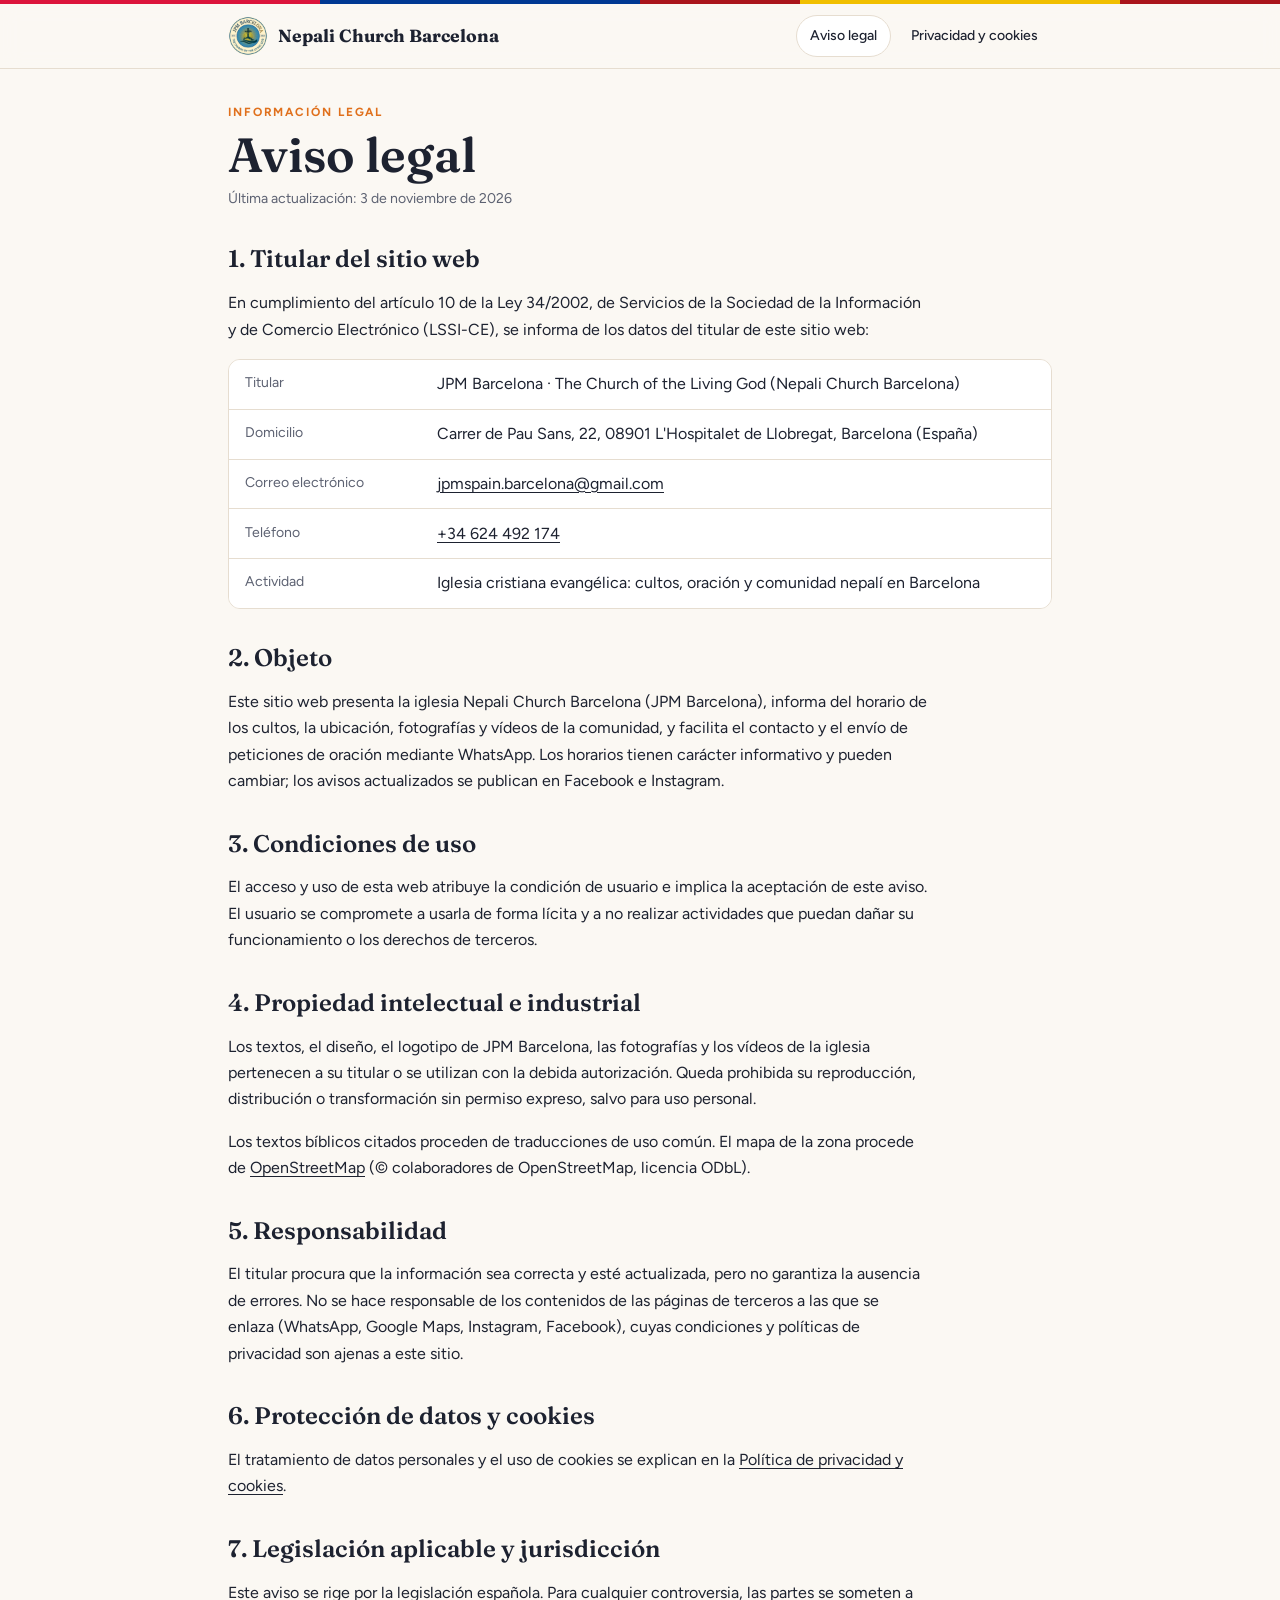
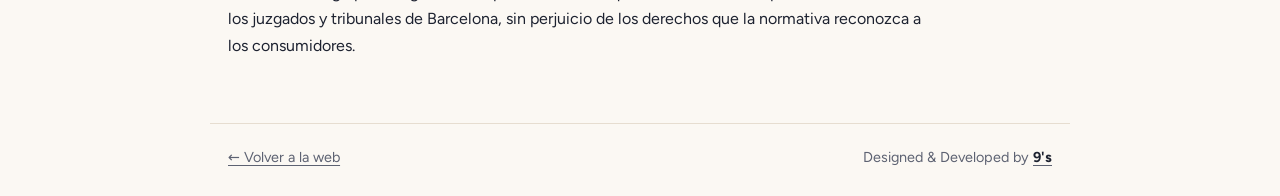
<file: aviso-legal/index.html>
<!doctype html>
<html lang="es">
<head>
<meta charset="utf-8">
<meta name="viewport" content="width=device-width, initial-scale=1, viewport-fit=cover">
<title>Aviso legal · Nepali Church Barcelona</title>
<meta name="description" content="Aviso legal de Nepali Church Barcelona (JPM Barcelona), L'Hospitalet de Llobregat.">
<meta name="theme-color" content="#121a2b">
<meta http-equiv="Content-Security-Policy" content="default-src 'none'; script-src 'self' https://gc.zgo.at; style-src 'self'; font-src 'self'; img-src 'self' https://9-s.goatcounter.com; connect-src 'self' https://9-s.goatcounter.com; form-action 'none'; base-uri 'none'; object-src 'none'">
<meta name="referrer" content="strict-origin-when-cross-origin">
<link rel="icon" href="../img/logo.png" type="image/png">
<link rel="stylesheet" href="../css/fonts.css">
<link rel="stylesheet" href="../css/legal.css">
</head>
<body>
<div class="ribbon" aria-hidden="true"></div>
<header class="top"><div class="wrap">
  <a class="brand" href="../index.html"><img src="../img/logo.png" alt="" width="40" height="40">Nepali Church Barcelona</a>
  <nav aria-label="Legal"><a href="../aviso-legal/index.html" aria-current="page">Aviso legal</a><a href="../privacidad/index.html">Privacidad y cookies</a></nav>
</div></header>
<main class="wrap doc">
<p class="eyebrow">Información legal</p>
<h1>Aviso legal</h1>
<p class="upd">Última actualización: 3 de noviembre de 2026</p>

<h2>1. Titular del sitio web</h2>
<p>En cumplimiento del artículo 10 de la Ley 34/2002, de Servicios de la Sociedad de la Información y de Comercio Electrónico (LSSI-CE), se informa de los datos del titular de este sitio web:</p>
<dl class="facts">
<div><dt>Titular</dt><dd>JPM Barcelona · The Church of the Living God (Nepali Church Barcelona)</dd></div>
<div><dt>Domicilio</dt><dd>Carrer de Pau Sans, 22, 08901 L'Hospitalet de Llobregat, Barcelona (España)</dd></div>
<div><dt>Correo electrónico</dt><dd><a href="mailto:jpmspain.barcelona@gmail.com">jpmspain.barcelona@gmail.com</a></dd></div>
<div><dt>Teléfono</dt><dd><a href="tel:+34624492174">+34 624 492 174</a></dd></div>
<div><dt>Actividad</dt><dd>Iglesia cristiana evangélica: cultos, oración y comunidad nepalí en Barcelona</dd></div>
</dl>

<h2>2. Objeto</h2>
<p>Este sitio web presenta la iglesia Nepali Church Barcelona (JPM Barcelona), informa del horario de los cultos, la ubicación, fotografías y vídeos de la comunidad, y facilita el contacto y el envío de peticiones de oración mediante WhatsApp. Los horarios tienen carácter informativo y pueden cambiar; los avisos actualizados se publican en Facebook e Instagram.</p>

<h2>3. Condiciones de uso</h2>
<p>El acceso y uso de esta web atribuye la condición de usuario e implica la aceptación de este aviso. El usuario se compromete a usarla de forma lícita y a no realizar actividades que puedan dañar su funcionamiento o los derechos de terceros.</p>

<h2>4. Propiedad intelectual e industrial</h2>
<p>Los textos, el diseño, el logotipo de JPM Barcelona, las fotografías y los vídeos de la iglesia pertenecen a su titular o se utilizan con la debida autorización. Queda prohibida su reproducción, distribución o transformación sin permiso expreso, salvo para uso personal.</p>
<p>Los textos bíblicos citados proceden de traducciones de uso común. El mapa de la zona procede de <a href="https://www.openstreetmap.org/copyright" target="_blank" rel="noopener noreferrer">OpenStreetMap</a> (© colaboradores de OpenStreetMap, licencia ODbL).</p>

<h2>5. Responsabilidad</h2>
<p>El titular procura que la información sea correcta y esté actualizada, pero no garantiza la ausencia de errores. No se hace responsable de los contenidos de las páginas de terceros a las que se enlaza (WhatsApp, Google Maps, Instagram, Facebook), cuyas condiciones y políticas de privacidad son ajenas a este sitio.</p>

<h2>6. Protección de datos y cookies</h2>
<p>El tratamiento de datos personales y el uso de cookies se explican en la <a href="../privacidad/index.html">Política de privacidad y cookies</a>.</p>

<h2>7. Legislación aplicable y jurisdicción</h2>
<p>Este aviso se rige por la legislación española. Para cualquier controversia, las partes se someten a los juzgados y tribunales de Barcelona, sin perjuicio de los derechos que la normativa reconozca a los consumidores.</p>
</main>
<footer class="wrap lfoot"><a href="../index.html">&larr; Volver a la web</a><span>Designed &amp; Developed by <a href="https://webbuild.daylli9s.site" target="_blank" rel="noopener noreferrer"><b>9's</b></a></span></footer>
<script src="../js/cookies.js" data-policy="../privacidad/index.html#cookies" defer></script>
<script data-goatcounter="https://9-s.goatcounter.com/count" async src="https://gc.zgo.at/count.js"></script>
</body>
</html>
</file>
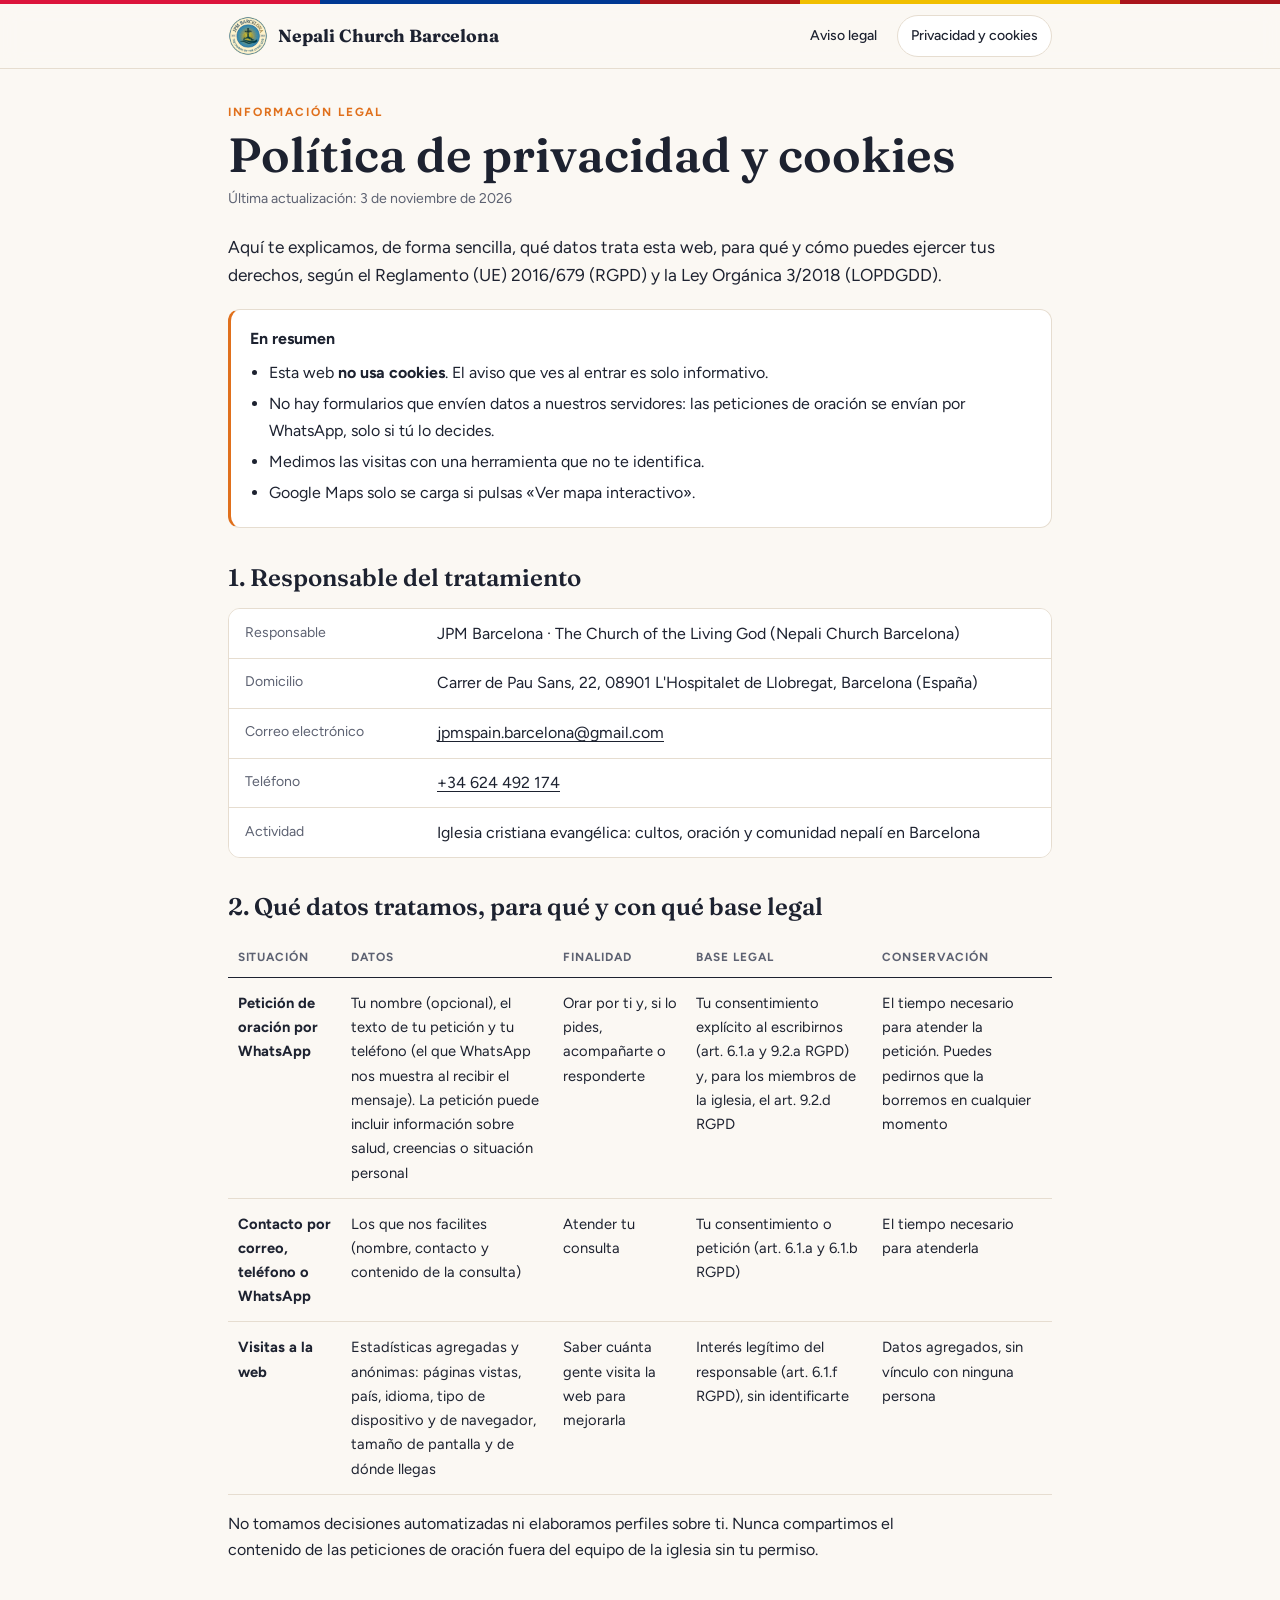
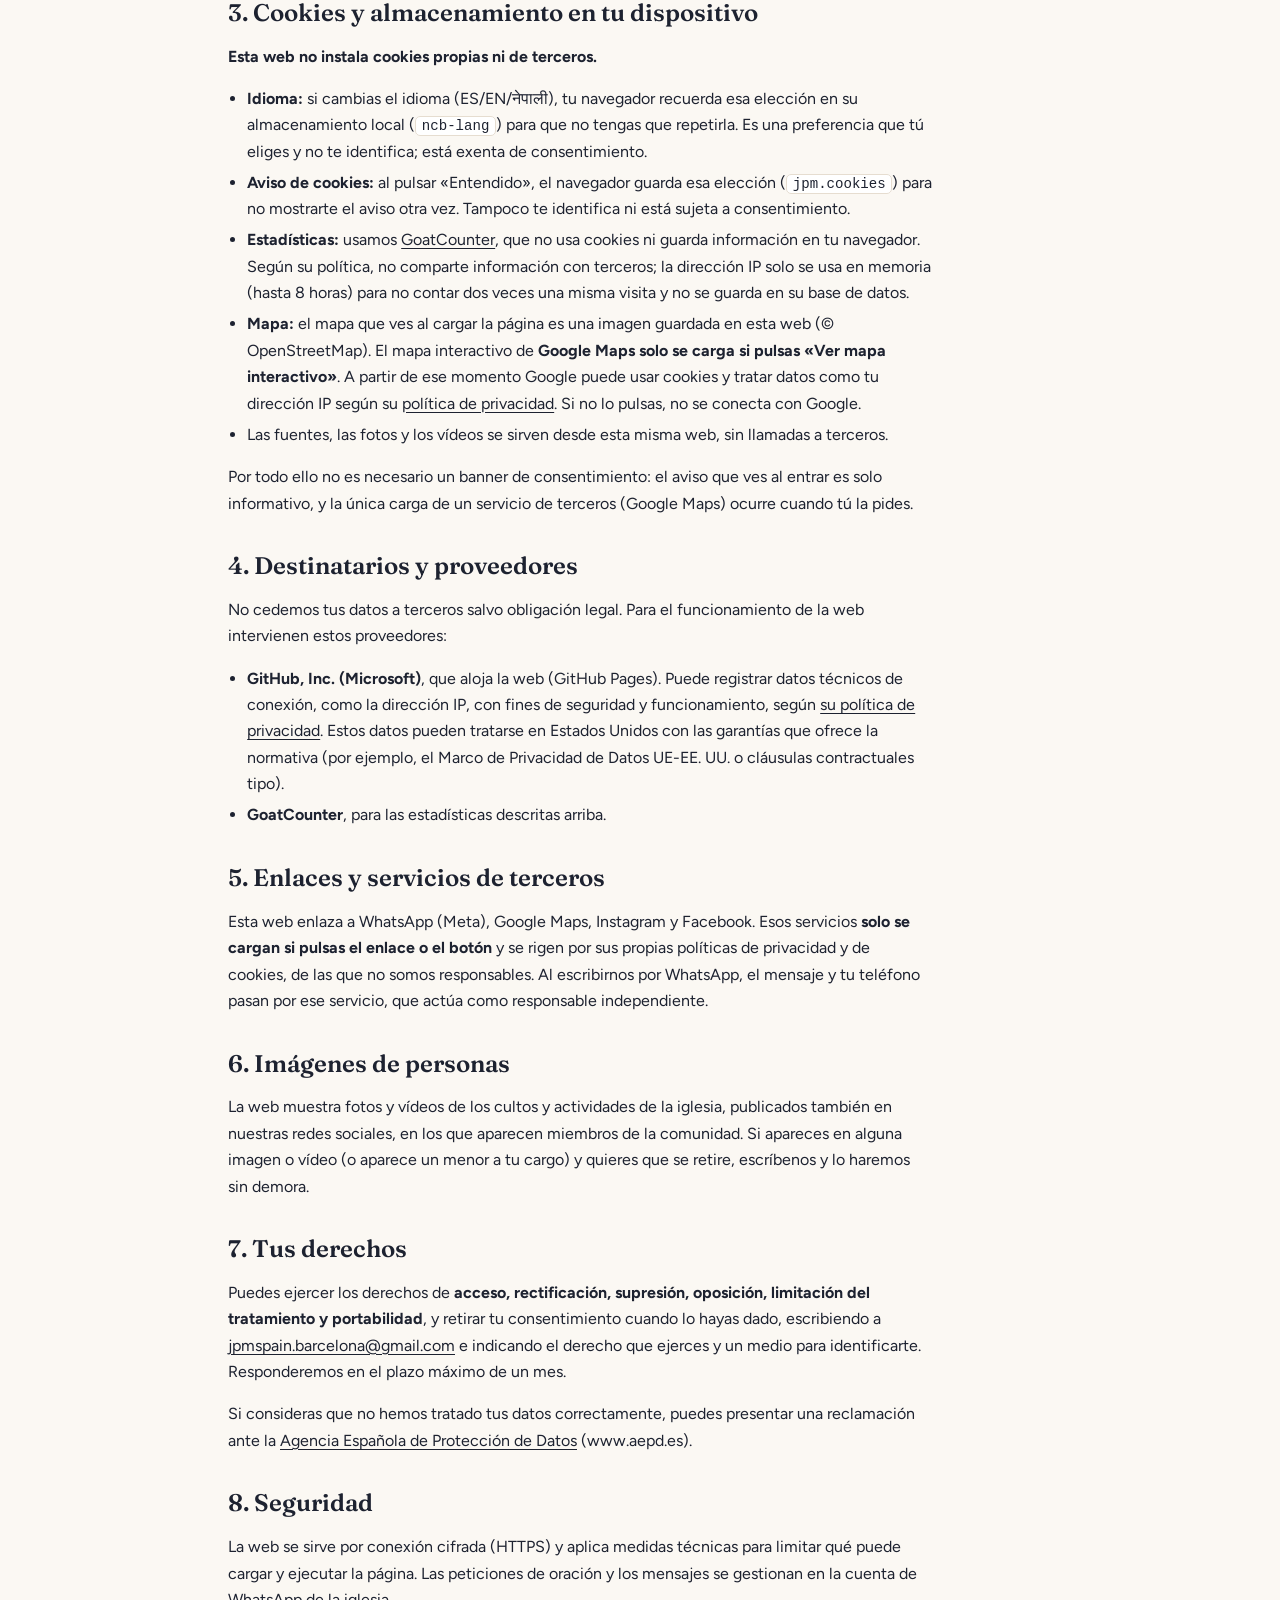
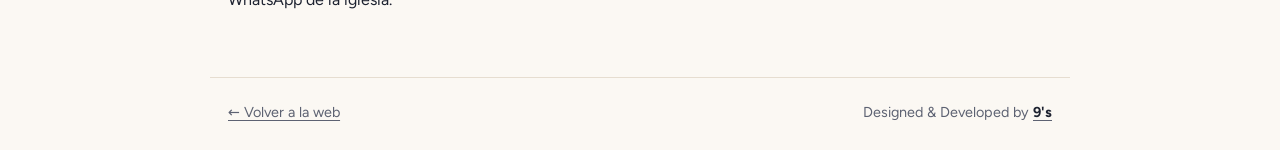
<file: privacidad/index.html>
<!doctype html>
<html lang="es">
<head>
<meta charset="utf-8">
<meta name="viewport" content="width=device-width, initial-scale=1, viewport-fit=cover">
<title>Política de privacidad y cookies · Nepali Church Barcelona</title>
<meta name="description" content="Política de privacidad y cookies de Nepali Church Barcelona: qué datos trata la web y cómo ejercer tus derechos.">
<meta name="theme-color" content="#121a2b">
<meta http-equiv="Content-Security-Policy" content="default-src 'none'; script-src 'self' https://gc.zgo.at; style-src 'self'; font-src 'self'; img-src 'self' https://9-s.goatcounter.com; connect-src 'self' https://9-s.goatcounter.com; form-action 'none'; base-uri 'none'; object-src 'none'">
<meta name="referrer" content="strict-origin-when-cross-origin">
<link rel="icon" href="../img/logo.png" type="image/png">
<link rel="stylesheet" href="../css/fonts.css">
<link rel="stylesheet" href="../css/legal.css">
</head>
<body>
<div class="ribbon" aria-hidden="true"></div>
<header class="top"><div class="wrap">
  <a class="brand" href="../index.html"><img src="../img/logo.png" alt="" width="40" height="40">Nepali Church Barcelona</a>
  <nav aria-label="Legal"><a href="../aviso-legal/index.html">Aviso legal</a><a href="../privacidad/index.html" aria-current="page">Privacidad y cookies</a></nav>
</div></header>
<main class="wrap doc">
<p class="eyebrow">Información legal</p>
<h1>Política de privacidad y cookies</h1>
<p class="upd">Última actualización: 3 de noviembre de 2026</p>
<p class="lead">Aquí te explicamos, de forma sencilla, qué datos trata esta web, para qué y cómo puedes ejercer tus derechos, según el Reglamento (UE) 2016/679 (RGPD) y la Ley Orgánica 3/2018 (LOPDGDD).</p>

<div class="resume">
<b>En resumen</b>
<ul>
<li>Esta web <b>no usa cookies</b>. El aviso que ves al entrar es solo informativo.</li>
<li>No hay formularios que envíen datos a nuestros servidores: las peticiones de oración se envían por WhatsApp, solo si tú lo decides.</li>
<li>Medimos las visitas con una herramienta que no te identifica.</li>
<li>Google Maps solo se carga si pulsas «Ver mapa interactivo».</li>
</ul>
</div>

<h2>1. Responsable del tratamiento</h2>
<dl class="facts">
<div><dt>Responsable</dt><dd>JPM Barcelona · The Church of the Living God (Nepali Church Barcelona)</dd></div>
<div><dt>Domicilio</dt><dd>Carrer de Pau Sans, 22, 08901 L'Hospitalet de Llobregat, Barcelona (España)</dd></div>
<div><dt>Correo electrónico</dt><dd><a href="mailto:jpmspain.barcelona@gmail.com">jpmspain.barcelona@gmail.com</a></dd></div>
<div><dt>Teléfono</dt><dd><a href="tel:+34624492174">+34 624 492 174</a></dd></div>
<div><dt>Actividad</dt><dd>Iglesia cristiana evangélica: cultos, oración y comunidad nepalí en Barcelona</dd></div>
</dl>

<h2>2. Qué datos tratamos, para qué y con qué base legal</h2>
<table class="tbl">
<thead><tr><th>Situación</th><th>Datos</th><th>Finalidad</th><th>Base legal</th><th>Conservación</th></tr></thead>
<tbody>
<tr><td data-l="Situación"><b>Petición de oración por WhatsApp</b></td><td data-l="Datos">Tu nombre (opcional), el texto de tu petición y tu teléfono (el que WhatsApp nos muestra al recibir el mensaje). La petición puede incluir información sobre salud, creencias o situación personal</td><td data-l="Finalidad">Orar por ti y, si lo pides, acompañarte o responderte</td><td data-l="Base legal">Tu consentimiento explícito al escribirnos (art. 6.1.a y 9.2.a RGPD) y, para los miembros de la iglesia, el art. 9.2.d RGPD</td><td data-l="Conservación">El tiempo necesario para atender la petición. Puedes pedirnos que la borremos en cualquier momento</td></tr>
<tr><td data-l="Situación"><b>Contacto por correo, teléfono o WhatsApp</b></td><td data-l="Datos">Los que nos facilites (nombre, contacto y contenido de la consulta)</td><td data-l="Finalidad">Atender tu consulta</td><td data-l="Base legal">Tu consentimiento o petición (art. 6.1.a y 6.1.b RGPD)</td><td data-l="Conservación">El tiempo necesario para atenderla</td></tr>
<tr><td data-l="Situación"><b>Visitas a la web</b></td><td data-l="Datos">Estadísticas agregadas y anónimas: páginas vistas, país, idioma, tipo de dispositivo y de navegador, tamaño de pantalla y de dónde llegas</td><td data-l="Finalidad">Saber cuánta gente visita la web para mejorarla</td><td data-l="Base legal">Interés legítimo del responsable (art. 6.1.f RGPD), sin identificarte</td><td data-l="Conservación">Datos agregados, sin vínculo con ninguna persona</td></tr>
</tbody></table>
<p>No tomamos decisiones automatizadas ni elaboramos perfiles sobre ti. Nunca compartimos el contenido de las peticiones de oración fuera del equipo de la iglesia sin tu permiso.</p>

<h2 id="cookies">3. Cookies y almacenamiento en tu dispositivo</h2>
<p><b>Esta web no instala cookies propias ni de terceros.</b></p>
<ul>
<li><b>Idioma:</b> si cambias el idioma (ES/EN/नेपाली), tu navegador recuerda esa elección en su almacenamiento local (<code>ncb-lang</code>) para que no tengas que repetirla. Es una preferencia que tú eliges y no te identifica; está exenta de consentimiento.</li>
<li><b>Aviso de cookies:</b> al pulsar «Entendido», el navegador guarda esa elección (<code>jpm.cookies</code>) para no mostrarte el aviso otra vez. Tampoco te identifica ni está sujeta a consentimiento.</li>
<li><b>Estadísticas:</b> usamos <a href="https://www.goatcounter.com/privacy" target="_blank" rel="noopener noreferrer">GoatCounter</a>, que no usa cookies ni guarda información en tu navegador. Según su política, no comparte información con terceros; la dirección IP solo se usa en memoria (hasta 8 horas) para no contar dos veces una misma visita y no se guarda en su base de datos.</li>
<li><b>Mapa:</b> el mapa que ves al cargar la página es una imagen guardada en esta web (© OpenStreetMap). El mapa interactivo de <b>Google Maps solo se carga si pulsas «Ver mapa interactivo»</b>. A partir de ese momento Google puede usar cookies y tratar datos como tu dirección IP según su <a href="https://policies.google.com/privacy?hl=es" target="_blank" rel="noopener noreferrer">política de privacidad</a>. Si no lo pulsas, no se conecta con Google.</li>
<li>Las fuentes, las fotos y los vídeos se sirven desde esta misma web, sin llamadas a terceros.</li>
</ul>
<p>Por todo ello no es necesario un banner de consentimiento: el aviso que ves al entrar es solo informativo, y la única carga de un servicio de terceros (Google Maps) ocurre cuando tú la pides.</p>

<h2>4. Destinatarios y proveedores</h2>
<p>No cedemos tus datos a terceros salvo obligación legal. Para el funcionamiento de la web intervienen estos proveedores:</p>
<ul>
<li><b>GitHub, Inc. (Microsoft)</b>, que aloja la web (GitHub Pages). Puede registrar datos técnicos de conexión, como la dirección IP, con fines de seguridad y funcionamiento, según <a href="https://docs.github.com/es/site-policy/privacy-policies/github-general-privacy-statement" target="_blank" rel="noopener noreferrer">su política de privacidad</a>. Estos datos pueden tratarse en Estados Unidos con las garantías que ofrece la normativa (por ejemplo, el Marco de Privacidad de Datos UE-EE. UU. o cláusulas contractuales tipo).</li>
<li><b>GoatCounter</b>, para las estadísticas descritas arriba.</li>
</ul>

<h2>5. Enlaces y servicios de terceros</h2>
<p>Esta web enlaza a WhatsApp (Meta), Google Maps, Instagram y Facebook. Esos servicios <b>solo se cargan si pulsas el enlace o el botón</b> y se rigen por sus propias políticas de privacidad y de cookies, de las que no somos responsables. Al escribirnos por WhatsApp, el mensaje y tu teléfono pasan por ese servicio, que actúa como responsable independiente.</p>

<h2>6. Imágenes de personas</h2>
<p>La web muestra fotos y vídeos de los cultos y actividades de la iglesia, publicados también en nuestras redes sociales, en los que aparecen miembros de la comunidad. Si apareces en alguna imagen o vídeo (o aparece un menor a tu cargo) y quieres que se retire, escríbenos y lo haremos sin demora.</p>

<h2>7. Tus derechos</h2>
<p>Puedes ejercer los derechos de <b>acceso, rectificación, supresión, oposición, limitación del tratamiento y portabilidad</b>, y retirar tu consentimiento cuando lo hayas dado, escribiendo a <a href="mailto:jpmspain.barcelona@gmail.com">jpmspain.barcelona@gmail.com</a> e indicando el derecho que ejerces y un medio para identificarte. Responderemos en el plazo máximo de un mes.</p>
<p>Si consideras que no hemos tratado tus datos correctamente, puedes presentar una reclamación ante la <a href="https://www.aepd.es" target="_blank" rel="noopener noreferrer">Agencia Española de Protección de Datos</a> (www.aepd.es).</p>

<h2>8. Seguridad</h2>
<p>La web se sirve por conexión cifrada (HTTPS) y aplica medidas técnicas para limitar qué puede cargar y ejecutar la página. Las peticiones de oración y los mensajes se gestionan en la cuenta de WhatsApp de la iglesia.</p>
</main>
<footer class="wrap lfoot"><a href="../index.html">&larr; Volver a la web</a><span>Designed &amp; Developed by <a href="https://webbuild.daylli9s.site" target="_blank" rel="noopener noreferrer"><b>9's</b></a></span></footer>
<script src="../js/cookies.js" data-policy="../privacidad/index.html#cookies" defer></script>
<script data-goatcounter="https://9-s.goatcounter.com/count" async src="https://gc.zgo.at/count.js"></script>
</body>
</html>
</file>
<file: css/fonts.css>
/* Fuentes servidas desde la propia web (sin llamadas a Google Fonts) */
@font-face{font-family:"Fraunces";font-style:normal;font-weight:500;font-display:swap;src:url("../fonts/fraunces-latin-500-normal.woff2") format("woff2")}
@font-face{font-family:"Fraunces";font-style:normal;font-weight:600;font-display:swap;src:url("../fonts/fraunces-latin-600-normal.woff2") format("woff2")}
@font-face{font-family:"Fraunces";font-style:normal;font-weight:700;font-display:swap;src:url("../fonts/fraunces-latin-700-normal.woff2") format("woff2")}
@font-face{font-family:"Fraunces";font-style:italic;font-weight:500;font-display:swap;src:url("../fonts/fraunces-latin-500-italic.woff2") format("woff2")}
@font-face{font-family:"Figtree";font-style:normal;font-weight:400;font-display:swap;src:url("../fonts/figtree-latin-400-normal.woff2") format("woff2")}
@font-face{font-family:"Figtree";font-style:normal;font-weight:500;font-display:swap;src:url("../fonts/figtree-latin-500-normal.woff2") format("woff2")}
@font-face{font-family:"Figtree";font-style:normal;font-weight:600;font-display:swap;src:url("../fonts/figtree-latin-600-normal.woff2") format("woff2")}
@font-face{font-family:"Figtree";font-style:normal;font-weight:700;font-display:swap;src:url("../fonts/figtree-latin-700-normal.woff2") format("woff2")}
@font-face{font-family:"Mukta";font-style:normal;font-weight:400;font-display:swap;src:url("../fonts/mukta-devanagari-400-normal.woff2") format("woff2");unicode-range:U+0900-097F,U+1CD0-1CF9,U+200C-200D,U+20A8,U+20B9,U+25CC,U+A830-A839,U+A8E0-A8FF}
@font-face{font-family:"Mukta";font-style:normal;font-weight:500;font-display:swap;src:url("../fonts/mukta-devanagari-500-normal.woff2") format("woff2");unicode-range:U+0900-097F,U+1CD0-1CF9,U+200C-200D,U+20A8,U+20B9,U+25CC,U+A830-A839,U+A8E0-A8FF}
@font-face{font-family:"Mukta";font-style:normal;font-weight:700;font-display:swap;src:url("../fonts/mukta-devanagari-700-normal.woff2") format("woff2");unicode-range:U+0900-097F,U+1CD0-1CF9,U+200C-200D,U+20A8,U+20B9,U+25CC,U+A830-A839,U+A8E0-A8FF}
@font-face{font-family:"Mukta";font-style:normal;font-weight:400;font-display:swap;src:url("../fonts/mukta-latin-400-normal.woff2") format("woff2");unicode-range:U+0000-00FF,U+0131,U+0152-0153,U+02BB-02BC,U+02C6,U+02DA,U+02DC,U+2000-206F,U+2074,U+20AC,U+2122,U+2191,U+2193,U+2212,U+2215,U+FEFF,U+FFFD}
@font-face{font-family:"Mukta";font-style:normal;font-weight:700;font-display:swap;src:url("../fonts/mukta-latin-700-normal.woff2") format("woff2");unicode-range:U+0000-00FF,U+0131,U+0152-0153,U+02BB-02BC,U+02C6,U+02DA,U+02DC,U+2000-206F,U+2074,U+20AC,U+2122,U+2191,U+2193,U+2212,U+2215,U+FEFF,U+FFFD}
</file>
<file: css/styles.css>
/* Nepali Church Barcelona · estilos de la web */
/* Layout: el esquema de Emmanuel Church (barra superior, héroe oscuro con barra de evento, bloque "nosotros", banda oscura de 3 tarjetas, 3 círculos, banda arena de versículos, pie oscuro) con piedra arena + cruz de madera de la propia iglesia */
:root{
  --bg:#fbf8f3; --surface:#ffffff; --fg:#1d2230; --muted:#5d6272; --line:#e6ddd0;
  --sand:#efe1cb; --sand-fg:#3b2f22;
  --orange:#e0701c; --orange-fg:#ffffff; --orange-soft:#fbe7d6;
  --teal:#11899c; --teal-soft:#dff1f3;
  --night:#121a2b; --night-2:#0c111d; --night-fg:#eef0f5; --night-muted:#a8b0c2;
  --live:#d93636;
  --f-display:"Fraunces", Georgia, "Times New Roman", serif;
  --f-body:"Figtree", "Mukta", system-ui, -apple-system, "Segoe UI", sans-serif;
  --f-deva:"Mukta", "Figtree", system-ui, sans-serif;
  --radius:14px; --wrap:1180px;
}
@media (prefers-color-scheme: dark){:root:not([data-theme="light"]){
  --bg:#0f1420; --surface:#171e2c; --fg:#ebe6de; --muted:#a3a8b6; --line:#283043;
  --sand:#2a2219; --sand-fg:#f0e4d2; --orange:#f08a3a; --orange-fg:#1a1006; --orange-soft:#3a2414;
  --teal:#3cb4c6; --teal-soft:#13323a; --night:#0b101a; --night-2:#070b12; color-scheme:dark}}
:root[data-theme="dark"]{
  --bg:#0f1420; --surface:#171e2c; --fg:#ebe6de; --muted:#a3a8b6; --line:#283043;
  --sand:#2a2219; --sand-fg:#f0e4d2; --orange:#f08a3a; --orange-fg:#1a1006; --orange-soft:#3a2414;
  --teal:#3cb4c6; --teal-soft:#13323a; --night:#0b101a; --night-2:#070b12; color-scheme:dark}

*{box-sizing:border-box}
html{scroll-behavior:smooth;scroll-padding-top:84px}
body{background:var(--bg);color:var(--fg);font-family:var(--f-body);font-size:16.5px;line-height:1.6;-webkit-font-smoothing:antialiased}
html[lang="ne"] body{font-family:var(--f-deva)}
body::before{content:"";position:fixed;inset:0 0 auto;height:env(safe-area-inset-top,0px);z-index:60;background:var(--surface)}
a{color:inherit}
img{max-width:100%;display:block}
h1,h2,h3{font-family:var(--f-display);font-weight:600;line-height:1.12;text-wrap:balance;margin:0}
html[lang="ne"] h1,html[lang="ne"] h2,html[lang="ne"] h3{font-family:var(--f-deva);font-weight:700;line-height:1.3}
p{margin:0}
:focus-visible{outline:3px solid var(--orange);outline-offset:3px;border-radius:6px}
.wrap{max-width:var(--wrap);margin-inline:auto;padding-left:max(16px,env(safe-area-inset-left,0px));padding-right:max(16px,env(safe-area-inset-right,0px))}
.eyebrow{font-size:.78rem;font-weight:700;letter-spacing:.14em;text-transform:uppercase;color:var(--orange)}
.btn{display:inline-flex;align-items:center;gap:.5em;padding:.8em 1.35em;border-radius:999px;font-weight:600;font-size:.95rem;text-decoration:none;border:2px solid transparent;cursor:pointer;transition:transform .2s ease,background .2s ease,color .2s ease,border-color .2s ease;font-family:inherit}
.btn:hover{transform:translateY(-2px)}
.btn-orange{background:var(--orange);color:var(--orange-fg)}
.btn-teal{background:var(--teal);color:#fff}
.btn-ghost{border-color:currentColor;background:transparent}
.btn svg{width:18px;height:18px;flex:none}
.ico{width:18px;height:18px;flex:none}

/* ---------- top bar ---------- */
.topbar{background:var(--night-2);color:var(--night-muted);font-size:.82rem}
.topbar .wrap{display:flex;justify-content:space-between;gap:12px 24px;flex-wrap:wrap;padding-block:8px}
.topbar em{font-style:normal;color:var(--night-fg)}
.topbar .tb-right{display:flex;gap:18px;flex-wrap:wrap}
.topbar a{text-decoration:none;display:inline-flex;align-items:center;gap:6px}
.topbar a:hover{color:var(--night-fg)}
.topbar svg{width:14px;height:14px;color:var(--orange)}

/* ---------- header ---------- */
header.site{position:sticky;top:env(safe-area-inset-top,0px);z-index:50;background:color-mix(in srgb,var(--surface) 86%,transparent);backdrop-filter:saturate(1.4) blur(14px);-webkit-backdrop-filter:saturate(1.4) blur(14px);border-bottom:1px solid var(--line)}
header.site .wrap{display:flex;align-items:center;gap:20px;padding-block:10px}
.brand{display:flex;align-items:center;gap:12px;text-decoration:none;margin-right:auto;min-width:0}
.brand img{width:50px;height:50px}
.brand b{display:block;font-family:var(--f-display);font-size:1.2rem;font-weight:700;line-height:1.1;color:var(--orange)}
.brand b span{color:var(--fg)}
.brand small{display:block;font-size:.72rem;letter-spacing:.12em;text-transform:uppercase;color:var(--muted)}
nav.main{display:flex;gap:4px}
nav.main a{text-decoration:none;font-size:.93rem;font-weight:500;padding:8px 12px;border-radius:999px;color:var(--fg)}
nav.main a:hover{background:var(--orange-soft);color:var(--orange)}
.lang{display:flex;border:1px solid var(--line);border-radius:999px;padding:3px;gap:2px;flex:none}
.lang button{border:0;background:transparent;font:600 .78rem/1 var(--f-body);padding:7px 10px;border-radius:999px;color:var(--muted);cursor:pointer}
.lang button[data-l="ne"]{font-family:var(--f-deva);font-size:.85rem}
.lang button[aria-pressed="true"]{background:var(--teal);color:#fff}
.menu-btn{display:none;border:1px solid var(--line);background:transparent;border-radius:10px;width:42px;height:42px;color:var(--fg);cursor:pointer;align-items:center;justify-content:center}
.menu-btn svg{width:22px;height:22px}
.hdr-cta{flex:none}
@media (max-width:1060px){.hdr-cta{display:none}}
@media (max-width:900px){
  nav.main{display:none;position:absolute;left:0;right:0;top:100%;flex-direction:column;background:var(--surface);border-bottom:1px solid var(--line);padding:10px max(16px,env(safe-area-inset-right,0px)) 16px max(16px,env(safe-area-inset-left,0px))}
  nav.main.open{display:flex}
  nav.main a{padding:12px 14px;font-size:1rem}
  .menu-btn{display:inline-flex}
}
@media (max-width:520px){.brand small{display:none}.brand b{font-size:1.05rem}.brand img{width:42px;height:42px}.lang button{padding:7px 8px}}

/* ---------- hero ---------- */
.hero{position:relative;background:var(--night);color:var(--night-fg);overflow:hidden;isolation:isolate}
.hero::before{content:"";position:absolute;inset:-40px;background:url("../img/fb-grupo-blur.jpg") center/cover;opacity:.34;z-index:-2;filter:saturate(.8)}
.hero::after{content:"";position:absolute;inset:0;background:linear-gradient(100deg,var(--night) 30%,color-mix(in srgb,var(--night) 55%,transparent) 75%,color-mix(in srgb,var(--night) 80%,transparent));z-index:-1}
.hero-grid{display:grid;grid-template-columns:1fr 1.05fr;gap:56px;align-items:center;padding-block:60px 48px}
.hero-copy{min-width:0;animation:rise .8s ease both}
.hero .eyebrow{color:#f5a463;display:flex;align-items:center;gap:10px}
.hero .eyebrow::before{content:"";width:28px;height:2px;background:currentColor}
.hero h1{font-size:clamp(2.4rem,5.2vw,4.3rem);margin:18px 0 18px;letter-spacing:-.01em}
.hero h1 i{font-style:italic;color:#f5a463;font-weight:500}
.hero .lede{font-size:1.12rem;color:var(--night-muted);max-width:52ch}
.hero-actions{display:flex;flex-wrap:wrap;gap:12px;margin-top:30px}
.hero .btn-ghost{color:var(--night-fg)}
.hero .btn-ghost:hover{background:var(--night-fg);color:var(--night)}
.hero-art{position:relative;width:100%;padding:0 0 60px 0;animation:rise .8s .15s ease both;min-width:0}
.ph-main{margin:0;border-radius:22px;overflow:hidden;box-shadow:0 30px 60px -24px rgba(0,0,0,.7);outline:1px solid rgba(255,255,255,.14);outline-offset:6px}
.ph-main img{width:100%;height:auto}
.ph-side{position:absolute;right:-10px;bottom:0;width:30%;margin:0;border-radius:16px;overflow:hidden;border:4px solid var(--night);box-shadow:0 20px 40px -14px rgba(0,0,0,.7);rotate:4deg}
.ph-side img{width:100%;height:auto}
.ph-badge{position:absolute;left:14px;bottom:12px;display:flex;align-items:center;gap:10px;background:rgba(255,255,255,.95);color:#1d2230;border-radius:999px;padding:6px 16px 6px 6px;box-shadow:0 14px 30px -12px rgba(0,0,0,.6)}
.ph-badge img{width:40px;height:40px}
.ph-badge b{display:block;font-family:var(--f-display);font-size:1.05rem;line-height:1}
.ph-badge small{font-size:.74rem;color:#5d6272}
.arch{border-radius:999px 999px 22px 22px;overflow:hidden;aspect-ratio:666/1000;box-shadow:0 30px 60px -20px rgba(0,0,0,.6);outline:1px solid rgba(255,255,255,.15);outline-offset:8px}
.arch img{width:100%;height:100%;object-fit:cover;object-position:center 30%}
.hero-art .seal{position:absolute;left:-34px;bottom:34px;width:118px;height:118px;filter:drop-shadow(0 10px 18px rgba(0,0,0,.45));animation:spin 60s linear infinite}
@keyframes rise{from{opacity:0;transform:translateY(18px)}to{opacity:1;transform:none}}
@keyframes spin{to{transform:rotate(360deg)}}

/* event bar */
.eventbar{position:relative;background:rgba(5,8,15,.55);backdrop-filter:blur(8px);-webkit-backdrop-filter:blur(8px);border-top:1px solid rgba(255,255,255,.08)}
.eventbar .wrap{display:grid;grid-template-columns:auto 1fr auto auto;gap:16px 28px;align-items:center;padding-block:16px}
.datetile{background:var(--orange);color:#fff;border-radius:10px;text-align:center;padding:8px 14px;line-height:1.1;min-width:68px}
.datetile b{display:block;font-family:var(--f-display);font-size:1.7rem}
.datetile span{font-size:.72rem;text-transform:uppercase;letter-spacing:.1em;font-weight:700}
.ev-main{min-width:0}
.ev-main .lbl{font-size:.78rem;color:var(--night-muted);text-transform:uppercase;letter-spacing:.12em;font-weight:600;display:flex;align-items:center;gap:8px}
.ev-main .when{font-weight:600;font-size:1.05rem}
.countdown{display:flex;gap:6px;margin-top:6px;font-variant-numeric:tabular-nums}
.countdown div{background:rgba(255,255,255,.08);border-radius:8px;padding:4px 9px;text-align:center;min-width:52px}
.countdown b{display:block;font-size:1.15rem;line-height:1.2}
.countdown small{font-size:.66rem;color:var(--night-muted);text-transform:uppercase;letter-spacing:.08em}
.livepill{display:inline-flex;align-items:center;gap:6px;background:var(--live);color:#fff;padding:3px 10px;border-radius:999px;font-size:.72rem;font-weight:700;letter-spacing:.08em}
.livepill::before{content:"";width:7px;height:7px;border-radius:50%;background:#fff;animation:pulse 1.4s ease infinite}
@keyframes pulse{50%{opacity:.25}}
.ev-addr{display:flex;gap:10px;align-items:flex-start;font-size:.92rem;color:var(--night-muted);max-width:30ch}
.ev-addr svg{color:#f5a463;margin-top:3px}
.ev-addr b{color:var(--night-fg);font-weight:600;display:block}
.eventbar .btn{color:var(--night-fg)}
.eventbar .btn:hover{background:var(--night-fg);color:var(--night)}
@media (max-width:900px){
  .hero-grid{grid-template-columns:1fr;padding-block:44px 40px;gap:36px}
  .hero-art{padding-bottom:48px}
  .ph-side{width:32%;right:-4px}
  .eventbar .wrap{grid-template-columns:auto 1fr}
  .ev-addr,.eventbar .btn{grid-column:1/-1}
  .eventbar .btn{justify-self:start}
}

/* ---------- sections ---------- */
section{padding-block:88px}
.sec-head{max-width:640px;margin-bottom:44px}
.sec-head h2{font-size:clamp(1.9rem,3.4vw,2.7rem);margin-top:10px}
.sec-head p{color:var(--muted);margin-top:14px;font-size:1.05rem}
.center{text-align:center;margin-inline:auto}

/* about */
.about{display:grid;grid-template-columns:1.1fr .9fr;gap:56px;align-items:center}
.about-copy{min-width:0}
.about-copy h2{font-size:clamp(1.9rem,3.4vw,2.7rem);margin:10px 0 20px}
.about-copy p{color:var(--muted);max-width:60ch}
.about-copy p + p{margin-top:14px}
.about{align-items:start}
.about-art{position:sticky;top:110px}
.fe-intro{font-size:1.06rem}
.trinity{list-style:none;padding:0;margin:22px 0 22px;display:grid;gap:12px}
.trinity li{display:flex;gap:16px;align-items:flex-start;background:var(--surface);border:1px solid var(--line);border-radius:var(--radius);padding:16px 18px;transition:border-color .2s,transform .2s}
.trinity li:hover{border-color:var(--orange);transform:translateX(4px)}
.trinity li > div{min-width:0}
.t-ico{flex:none;width:46px;height:46px;border-radius:50%;display:grid;place-items:center;background:var(--orange-soft);color:var(--orange)}
.t-ico svg{width:22px;height:22px}
.trinity h3{font-size:1.12rem;margin:2px 0 4px;font-weight:600}
.trinity p{font-size:.95rem;margin:0}
.motto{font-family:var(--f-display);font-style:italic;font-weight:500;font-size:clamp(1.3rem,2.2vw,1.6rem);line-height:1.3;color:var(--fg)!important;margin:24px 0 0!important;padding-left:16px;border-left:3px solid var(--orange)}
html[lang="ne"] .motto{font-family:var(--f-deva);font-style:normal;font-weight:700}
.foundation{display:flex;gap:14px;align-items:flex-start;margin-top:26px;padding:18px 20px;border-radius:var(--radius);background:var(--night);color:var(--night-fg)}
.foundation svg{flex:none;width:28px;height:28px;color:#f5a463;margin-top:2px}
.foundation b{display:block;font-size:.78rem;letter-spacing:.14em;text-transform:uppercase;color:#f5a463;margin-bottom:4px}
.foundation p{color:var(--night-fg)!important;margin:0!important;font-size:1rem}
@media (max-width:900px){.about-art{position:relative;top:auto}}
.stats{display:grid;grid-template-columns:repeat(3,1fr);gap:0;margin-top:34px;border-top:1px solid var(--line)}
.stats div{padding:18px 18px 0 0}
.stats div + div{padding-left:18px;border-left:1px solid var(--line)}
.stats b{display:block;font-family:var(--f-display);font-size:2rem;font-weight:600;color:var(--orange);font-variant-numeric:tabular-nums;line-height:1.1}
.stats span{font-size:.86rem;color:var(--muted)}
.about-art{position:relative}
.about-art .photo{border-radius:24px;overflow:hidden;aspect-ratio:581/372;background:var(--sand)}
.about-art .photo img{width:100%;height:100%;object-fit:cover}
.about-art .seal2{position:absolute;left:-22px;top:-22px;width:104px;height:104px;filter:drop-shadow(0 10px 18px rgba(0,0,0,.3))}
@media (max-width:900px){.about-art .seal2{left:8px;top:-30px;width:80px;height:80px}}
.about-art .tag{position:absolute;right:-12px;bottom:-26px;background:var(--surface);border:1px solid var(--line);border-radius:12px;padding:12px 16px;box-shadow:0 14px 30px -14px rgba(0,0,0,.3);font-size:.85rem;max-width:220px}
.about-art .tag b{display:block;font-family:var(--f-display);font-size:1rem;color:var(--fg)}
.about-art .tag span{color:var(--muted)}
@media (max-width:900px){.about{grid-template-columns:1fr;gap:40px}.about-art{max-width:420px}.about-art .tag{right:8px}}
@media (max-width:480px){.stats{grid-template-columns:1fr 1fr}.stats div:nth-child(3){grid-column:1/-1;border-left:0;padding-left:0;border-top:1px solid var(--line);margin-top:16px}}

/* dark band — this week */
.band-dark{background:var(--night);color:var(--night-fg);position:relative;overflow:hidden}
.band-dark::before{content:"";position:absolute;inset:0;background:radial-gradient(60% 80% at 85% 0%,color-mix(in srgb,var(--teal) 28%,transparent),transparent 70%),radial-gradient(50% 70% at 0% 100%,color-mix(in srgb,var(--orange) 18%,transparent),transparent 70%)}
.band-dark .wrap{position:relative}
.band-dark .sec-head p{color:var(--night-muted)}
.band-dark .eyebrow{color:#f5a463}
.cards3{display:grid;grid-template-columns:repeat(3,1fr);gap:22px}
.wk{background:rgba(255,255,255,.05);border:1px solid rgba(255,255,255,.1);border-radius:var(--radius);overflow:hidden;display:flex;flex-direction:column;min-width:0;transition:transform .25s ease,border-color .25s ease}
.wk:hover{transform:translateY(-4px);border-color:rgba(245,164,99,.5)}
.wk .media{aspect-ratio:16/11;background:var(--night-2);position:relative;overflow:hidden}
.wk .media img{width:100%;height:100%;object-fit:cover}
.wk .body{padding:22px;display:flex;flex-direction:column;gap:10px;flex:1}
.wk h3{font-size:1.35rem}
.wk p{color:var(--night-muted);font-size:.95rem}
.wk .body .btn{margin-top:auto;align-self:flex-start;color:var(--night-fg)}
.wk .body .btn:hover{background:var(--night-fg);color:var(--night)}
.sched{display:grid;gap:10px;padding:26px;align-content:center;height:100%;background:linear-gradient(160deg,color-mix(in srgb,var(--orange) 30%,var(--night-2)),var(--night-2))}
.sched-row{display:flex;justify-content:space-between;align-items:baseline;border-bottom:1px dashed rgba(255,255,255,.2);padding-bottom:10px;gap:12px}
.sched-row:last-child{border-bottom:0}
.sched-row span{font-size:.85rem;text-transform:uppercase;letter-spacing:.12em;color:var(--night-muted);font-weight:600}
.sched-row b{font-family:var(--f-display);font-size:2.1rem;font-weight:600;font-variant-numeric:tabular-nums;color:#fff}
.play{display:grid;place-items:center;height:100%;background:linear-gradient(160deg,color-mix(in srgb,var(--teal) 40%,var(--night-2)),var(--night-2))}
.play.overlay{position:absolute;inset:0;background:linear-gradient(transparent,rgba(5,8,15,.55))}
.play .ring{width:84px;height:84px;border-radius:50%;background:#fff;display:grid;place-items:center;box-shadow:0 0 0 12px rgba(255,255,255,.12),0 0 0 26px rgba(255,255,255,.05)}
.play .ring svg{width:30px;height:30px;color:var(--night);margin-left:5px}
.play .chip{position:absolute;top:14px;left:14px;font-size:.72rem;font-weight:700;letter-spacing:.1em;background:rgba(0,0,0,.4);padding:4px 10px;border-radius:999px}
@media (max-width:900px){.cards3{grid-template-columns:1fr;max-width:520px}}

/* next steps */
.steps{display:grid;grid-template-columns:repeat(3,1fr);gap:24px}
.step{background:var(--surface);border:1px solid var(--line);border-radius:var(--radius);padding:30px 26px;text-align:center;display:flex;flex-direction:column;align-items:center;gap:12px;min-width:0;transition:border-color .2s,box-shadow .2s}
.step:hover{border-color:var(--orange);box-shadow:0 16px 36px -22px var(--orange)}
.step .circle{width:112px;height:112px;border-radius:50%;border:3px solid var(--teal);padding:4px;margin-bottom:6px;flex:none}
.step .circle > *{width:100%;height:100%;border-radius:50%;background:var(--teal-soft);display:grid;place-items:center;overflow:hidden}
.step .circle img{object-fit:contain;padding:10px}
.step .circle img.photo{object-fit:cover;padding:0;width:100%;height:100%;object-position:center 35%}
.step .circle svg{width:44px;height:44px;color:var(--teal)}
.step h3{font-size:1.3rem}
.step p{color:var(--muted);font-size:.95rem;max-width:32ch}
.step .btn{margin-top:auto;font-size:.85rem;padding:.6em 1.1em}
@media (max-width:900px){.steps{grid-template-columns:1fr;max-width:480px;margin-inline:auto}}

/* verses */
.band-sand{background:var(--sand);color:var(--sand-fg);position:relative;overflow:hidden}
.band-sand::after{content:"";position:absolute;right:-60px;top:50%;width:300px;height:420px;transform:translateY(-50%);background:linear-gradient(var(--sand-fg),var(--sand-fg)) center/56px 100% no-repeat,linear-gradient(var(--sand-fg),var(--sand-fg)) center 28%/100% 56px no-repeat;opacity:.05;pointer-events:none}
.band-sand .eyebrow{color:var(--orange)}
.verses{display:flex;overflow-x:auto;scroll-snap-type:x mandatory;scrollbar-width:none;gap:0}
.verses::-webkit-scrollbar{display:none}
.verse{flex:0 0 100%;scroll-snap-align:center;text-align:center;padding:4px 8px;min-width:0}
.verse blockquote{margin:0 auto;max-width:760px;font-family:var(--f-display);font-size:clamp(1.35rem,2.6vw,1.95rem);line-height:1.4;font-weight:500;font-style:italic;text-wrap:balance}
html[lang="ne"] .verse blockquote{font-family:var(--f-deva);font-style:normal;line-height:1.6}
.verse blockquote::before{content:"“";display:block;font-size:4rem;line-height:.6;color:var(--orange);font-style:normal;margin-bottom:12px;font-family:var(--f-display)}
.verse cite{display:block;margin-top:18px;font-style:normal;font-weight:700;letter-spacing:.12em;text-transform:uppercase;font-size:.8rem;color:var(--orange)}
.vctrl{display:flex;justify-content:center;align-items:center;gap:14px;margin-top:30px}
.vctrl button.arrow{width:42px;height:42px;border-radius:50%;border:1.5px solid color-mix(in srgb,var(--sand-fg) 40%,transparent);background:transparent;color:var(--sand-fg);cursor:pointer;display:grid;place-items:center}
.vctrl button.arrow:hover{background:var(--sand-fg);color:var(--sand)}
.vctrl button.arrow svg{width:18px;height:18px}
.dots{display:flex;gap:8px}
.dots button{width:9px;height:9px;border-radius:999px;border:0;background:color-mix(in srgb,var(--sand-fg) 30%,transparent);cursor:pointer;padding:0;transition:width .3s,background .3s}
.dots button[aria-current="true"]{width:26px;background:var(--orange)}

/* prayer */
.prayer{display:grid;grid-template-columns:.8fr 1.2fr;gap:56px;align-items:center}
.prayer-art{background:radial-gradient(closest-side,var(--orange-soft),transparent);display:grid;place-items:center;aspect-ratio:1;max-width:400px;width:100%;justify-self:center}
.prayer-art img{width:62%}
.prayer-form{background:var(--surface);border:1px solid var(--line);border-radius:20px;padding:32px;min-width:0;box-shadow:0 24px 50px -36px rgba(30,20,10,.45)}
.prayer-form h2{font-size:clamp(1.7rem,3vw,2.3rem);margin:10px 0 10px}
.prayer-form > p{color:var(--muted);margin-bottom:22px}
.field{display:grid;gap:6px;margin-bottom:16px}
.field label{font-size:.85rem;font-weight:600}
.field input,.field textarea{width:100%;font:inherit;color:var(--fg);background:var(--bg);border:1.5px solid var(--line);border-radius:10px;padding:12px 14px;transition:border-color .2s}
.field textarea{min-height:120px;resize:vertical}
.field input:focus,.field textarea:focus{outline:none;border-color:var(--teal)}
.form-foot{display:flex;flex-wrap:wrap;gap:14px;align-items:center}
.form-foot small{color:var(--muted);font-size:.82rem;flex:1;min-width:200px}
.btn[aria-disabled="true"]{opacity:.45;pointer-events:none}
@media (max-width:900px){.prayer{grid-template-columns:1fr;gap:20px}.prayer-art{max-width:240px}.prayer-form{padding:24px}}

/* visit */
.visit{display:grid;grid-template-columns:1fr 1fr;gap:40px;align-items:start}
.mapcard{border-radius:20px;overflow:hidden;border:1px solid var(--line);background:var(--surface);min-width:0}
.mapcard .info{padding:24px;display:grid;gap:16px}
.row{display:flex;gap:12px;align-items:flex-start}
.row svg{color:var(--orange);margin-top:3px}
.row b{display:block}
.row span{color:var(--muted);font-size:.95rem}
.copyline{display:flex;flex-wrap:wrap;align-items:center;gap:10px}
.copy{border:1px solid var(--line);background:transparent;color:var(--fg);border-radius:999px;padding:4px 12px;font:600 .78rem var(--f-body);cursor:pointer}
.copy:hover{border-color:var(--teal);color:var(--teal)}
.faq{display:grid;gap:12px;min-width:0}
.faq details{border:1px solid var(--line);border-radius:14px;background:var(--surface);padding:0 20px}
.faq summary{list-style:none;cursor:pointer;padding:18px 0;font-weight:600;display:flex;justify-content:space-between;gap:16px;align-items:center}
.faq summary::-webkit-details-marker{display:none}
.faq summary::after{content:"+";font-size:1.4rem;color:var(--orange);transition:transform .25s;line-height:1}
.faq details[open] summary::after{transform:rotate(45deg)}
.faq details p{color:var(--muted);padding-bottom:18px;margin-top:-4px}
@media (max-width:900px){.visit{grid-template-columns:1fr}}

/* footer */

.ribbon{height:5px;background:linear-gradient(90deg,#DC143C 0 25%,#003893 25% 50%,#AA151B 50% 62.5%,#F1BF00 62.5% 87.5%,#AA151B 87.5%)}
.flag{display:inline-block;vertical-align:-2px;flex:none}
.lang button{display:inline-flex;align-items:center;gap:5px}
.lang .flag{width:15px;height:11px;border-radius:2px}
.lang .flag.np{width:9px;height:12px}
/* two countries band */
.roots{padding-block:64px;border-block:1px solid var(--line);background:var(--surface)}
.roots .wrap{display:grid;grid-template-columns:auto 1fr auto;gap:48px;align-items:center}
.roots .mid{text-align:center;min-width:0}
.roots h2{font-size:clamp(1.7rem,3vw,2.4rem);margin:10px 0 14px}
.roots p{color:var(--muted);max-width:56ch;margin-inline:auto}
.roots .pair{display:flex;justify-content:center;gap:10px;margin-top:20px;flex-wrap:wrap}
.roots .pair > span{display:inline-flex;align-items:center;gap:8px;border:1px solid var(--line);border-radius:999px;padding:6px 14px;font-size:.88rem;font-weight:600}
.roots .pair .flag{width:20px;height:14px;border-radius:2px}
.roots .pair .flag.np{width:12px;height:16px}
.bigflag{transform-origin:left center;animation:wave 5s ease-in-out infinite;filter:drop-shadow(0 12px 18px rgba(0,0,0,.18))}
.bigflag.np{width:96px;height:122px}
.bigflag.es{width:150px;height:100px;border-radius:4px;animation-delay:-2.5s}
.pole{display:flex;align-items:flex-start;gap:0}
.pole::before{content:"";width:5px;height:150px;border-radius:3px;background:linear-gradient(var(--muted),var(--line));margin-right:2px}
@keyframes wave{0%,100%{transform:skewY(0deg) scaleX(1)}50%{transform:skewY(-2.5deg) scaleX(.97)}}
@media (max-width:800px){.roots .wrap{grid-template-columns:1fr 1fr;gap:28px}.roots .mid{grid-column:1/-1;grid-row:1}.roots .pole{justify-self:center}.bigflag.np{width:64px;height:81px}.bigflag.es{width:100px;height:67px}.pole::before{height:100px}}
/* gallery */
.gal{columns:4 240px;column-gap:14px}
.gal figure,.gal .ig-tile{margin:0 0 14px;break-inside:avoid;border-radius:var(--radius);overflow:hidden;position:relative;background:var(--sand);display:block}
.gal img{width:100%;height:auto;display:block;transition:transform .5s ease}
.gal figure:hover img{transform:scale(1.04)}
.gal .logo-tile{display:grid;place-items:center}
.gal .logo-tile img{width:62%;height:auto;object-fit:contain}
.gal .flags-tile{display:grid;place-items:center;background:var(--night)}
.gal .flags-tile div{display:flex;gap:18px;align-items:center}
.gal .flags-tile .np{width:58px;height:74px}.gal .flags-tile .es{width:96px;height:64px;border-radius:3px}
.gal .ig-tile{background:linear-gradient(135deg,var(--orange),#c2338a 55%,#5b3fc4);color:#fff;display:flex;flex-direction:column;justify-content:flex-end;gap:6px;padding:22px;text-decoration:none}
.gal .ig-tile svg{width:34px;height:34px;margin-bottom:auto}
.gal .ig-tile b{font-size:1.25rem}
.gal .ig-tile span{opacity:.9;font-size:.92rem}
@media (max-width:800px){.gal{columns:2;column-gap:10px}.gal figure,.gal .ig-tile{margin-bottom:10px;border-radius:12px}.gal .ig-tile{aspect-ratio:1;padding:16px}}
/* reels */
.reels{display:grid;grid-template-columns:repeat(4,1fr);gap:16px}
.reel{position:relative;display:block;border-radius:16px;overflow:hidden;aspect-ratio:9/16;background:var(--night);text-decoration:none;color:#fff;isolation:isolate;min-width:0}
.reel img{position:absolute;inset:0;width:100%;height:100%;object-fit:cover;z-index:-2;transition:transform .5s ease}
.reel::after{content:"";position:absolute;inset:0;z-index:-1;background:linear-gradient(180deg,rgba(0,0,0,.15) 0%,transparent 35%,rgba(5,8,15,.85) 100%)}
.reel:hover img{transform:scale(1.05)}
.reel .tagr{position:absolute;top:12px;left:12px;display:inline-flex;align-items:center;gap:6px;font-size:.72rem;font-weight:700;letter-spacing:.08em;background:rgba(0,0,0,.45);backdrop-filter:blur(6px);-webkit-backdrop-filter:blur(6px);padding:5px 10px;border-radius:999px}
.reel .tagr svg{width:13px;height:13px}
.reel .pbtn{position:absolute;top:50%;left:50%;width:62px;height:62px;margin:-31px 0 0 -31px;border-radius:50%;background:rgba(255,255,255,.92);display:grid;place-items:center;transition:transform .25s ease}
.reel:hover .pbtn{transform:scale(1.1)}
.reel .pbtn svg{width:24px;height:24px;color:#121a2b;margin-left:4px}
.reel .cap{position:absolute;left:14px;right:14px;bottom:14px;display:grid;gap:2px}
.reel .cap b{font-size:1rem;line-height:1.25}
.reel .cap span{font-size:.8rem;opacity:.8}
@media (max-width:900px){.reels{grid-template-columns:repeat(2,1fr)}}
/* social */
.social{display:grid;grid-template-columns:repeat(4,1fr);gap:16px}
.soc{display:flex;flex-direction:column;gap:10px;padding:22px;border-radius:var(--radius);text-decoration:none;color:#fff;min-width:0;transition:transform .2s ease,box-shadow .2s ease}
.soc:hover{transform:translateY(-4px);box-shadow:0 18px 34px -18px rgba(0,0,0,.5)}
.soc svg{width:30px;height:30px}
.soc b{font-size:1.1rem}
.soc span{font-size:.88rem;opacity:.9;overflow-wrap:anywhere}
.soc.ig{background:linear-gradient(135deg,#f09433,#dc2743 50%,#7a2fbf)}
.soc.fb{background:#1877f2}
.soc.wap{background:#1f9d55}
.soc.ml{background:var(--night)}
.soc .more{margin-top:auto;font-size:.82rem;font-weight:700;display:inline-flex;gap:6px;align-items:center;opacity:1}
.soc .more svg{width:15px;height:15px}
@media (max-width:900px){.social{grid-template-columns:1fr 1fr}}
@media (max-width:340px){.social{grid-template-columns:1fr}}
@media (max-width:720px){.topbar{display:none}.soc{padding:16px}.soc b{font-size:1rem}.soc span{font-size:.8rem}}
/* stories */
.stories{background:var(--surface);border-bottom:1px solid var(--line)}
.stories .wrap{display:flex;gap:22px;overflow-x:auto;scroll-snap-type:x mandatory;scrollbar-width:none;padding-block:18px;justify-content:center}
.stories .wrap::-webkit-scrollbar{display:none}
.stories a{flex:none;display:grid;justify-items:center;gap:7px;text-decoration:none;scroll-snap-align:start;width:76px}
.stories .ring{width:72px;height:72px;border-radius:50%;padding:3px;background:conic-gradient(from 200deg,#DC143C,#F1BF00,var(--orange),#003893,#DC143C)}
.stories .ring img{width:100%;height:100%;border-radius:50%;object-fit:cover;border:3px solid var(--surface);background:var(--sand)}
.stories .ring img.top{object-position:center 22%}
.stories .ring img.contain{object-fit:contain;padding:6px;background:var(--bg)}
.stories b{font-size:.76rem;font-weight:600;white-space:nowrap}
.stories a:hover .ring{transform:scale(1.06)}
.stories .ring{transition:transform .2s ease}
/* mobile tab bar */
.tabbar{display:none}
@media (max-width:720px){
  section{padding-block:56px}
  .sec-head{margin-bottom:26px}
  .stories .wrap{justify-content:flex-start;gap:14px}
  .hero h1{font-size:2.35rem}
  .hero .lede{font-size:1rem}
  .hero-actions .btn{flex:1 1 auto;justify-content:center}
  .eventbar .wrap{gap:12px 16px}
  .countdown div{min-width:46px}
  /* swipe rows */
  .cards3,.reels{display:flex;overflow-x:auto;scroll-snap-type:x mandatory;scrollbar-width:none;gap:14px;max-width:none;margin-inline:calc(-1 * max(16px,env(safe-area-inset-left,0px)));padding-inline:max(16px,env(safe-area-inset-left,0px));scroll-padding-inline:max(16px,env(safe-area-inset-left,0px))}
  .cards3::-webkit-scrollbar,.reels::-webkit-scrollbar{display:none}
  .cards3 > *{flex:0 0 82%;scroll-snap-align:start}
  .reels > *{flex:0 0 58%;scroll-snap-align:start}
  .swipe-hint{display:flex}
  /* steps compact */
  .steps{gap:12px}
  .step{display:grid;grid-template-columns:64px 1fr;column-gap:16px;row-gap:6px;text-align:left;align-items:start;justify-items:start;padding:18px}
  .step .circle{width:64px;height:64px;margin:0;grid-row:1 / span 3}
  .step .circle svg{width:26px;height:26px}
  .step h3{font-size:1.1rem}
  .step p{font-size:.92rem}
  .step .btn{margin-top:4px}
  .about-art .tag{position:static;margin-top:12px;max-width:none;box-shadow:none}
  .about-art .seal2{left:auto;right:10px;top:-28px}
  .prayer-art{display:none}
  .verse blockquote{font-size:1.25rem}
  .wa{display:none}
  body{padding-bottom:calc(68px + env(safe-area-inset-bottom,0px))}
  .tabbar{display:grid;grid-template-columns:repeat(5,1fr);position:fixed;left:0;right:0;bottom:0;z-index:55;background:color-mix(in srgb,var(--surface) 90%,transparent);backdrop-filter:blur(16px) saturate(1.4);-webkit-backdrop-filter:blur(16px) saturate(1.4);border-top:1px solid var(--line);padding:6px max(8px,env(safe-area-inset-right,0px)) calc(6px + env(safe-area-inset-bottom,0px)) max(8px,env(safe-area-inset-left,0px))}
  .tabbar a{display:grid;justify-items:center;gap:3px;padding:6px 2px;text-decoration:none;color:var(--muted);font-size:.68rem;font-weight:600;border-radius:12px}
  .tabbar a svg{width:22px;height:22px}
  .tabbar a.on{color:var(--orange)}
  .tabbar a.wa-tab{color:#fff;background:#1f9d55;margin:-14px 4px 0;border-radius:18px;box-shadow:0 10px 20px -8px rgba(31,157,85,.7);padding-top:10px}
}
.swipe-hint{display:none;align-items:center;gap:6px;font-size:.78rem;font-weight:600;color:var(--muted);margin:-12px 0 14px}
.band-dark .swipe-hint{color:var(--night-muted)}
.swipe-hint svg{width:16px;height:16px;animation:nudge 1.6s ease-in-out infinite}
@keyframes nudge{50%{transform:translateX(5px)}}
/* helpers */
.sprite{position:absolute;width:0;height:0;overflow:hidden}
.tb-item{display:inline-flex;align-items:center;gap:6px}
.tb-ico{width:14px;height:14px;color:var(--orange)}
.op-danza{object-position:12% 45%}
.mb-sm{margin-bottom:28px}
.pt0{padding-top:0}
.minw0{min-width:0}
.wrapany{overflow-wrap:anywhere}
.self-start{justify-self:start}
.copy.copy-light{color:#fff;border-color:rgba(255,255,255,.35);align-self:flex-start}
/* map */
.mapbox{position:relative;aspect-ratio:3/2;background:var(--teal-soft);overflow:hidden}
.mapimg{width:100%;height:100%;object-fit:cover;display:block}
.mapbox iframe{position:absolute;inset:0;width:100%;height:100%;border:0}
.mpin{position:absolute;left:50%;top:50%;width:54px;height:54px;margin:-60px 0 0 -27px;border-radius:50% 50% 50% 0;rotate:-45deg;background:var(--orange);display:grid;place-items:center;box-shadow:0 12px 22px -6px rgba(0,0,0,.45);animation:drop .7s cubic-bezier(.3,1.6,.5,1) both}
.mpin img{width:40px;height:40px;rotate:45deg;border-radius:50%;background:#fff}
.mpin::after{content:"";position:absolute;inset:-10px;border-radius:50%;border:2px solid var(--orange);opacity:.5;animation:ping 2s ease-out infinite;rotate:45deg}
.mlabel{position:absolute;left:50%;top:50%;transform:translate(-50%,10px);background:var(--night);color:#fff;font-size:.78rem;font-weight:700;padding:5px 12px;border-radius:999px;white-space:nowrap;box-shadow:0 8px 18px -8px rgba(0,0,0,.5)}
.maplive{position:absolute;right:12px;bottom:12px;display:inline-flex;align-items:center;gap:6px;border:0;border-radius:999px;background:var(--surface);color:var(--fg);font:600 .85rem var(--f-body);padding:9px 14px;cursor:pointer;box-shadow:0 10px 22px -10px rgba(0,0,0,.45)}
.maplive svg{width:16px;height:16px;color:var(--orange)}
.maplive:hover{background:var(--orange);color:#fff}.maplive:hover svg{color:#fff}
.osm{position:absolute;left:8px;bottom:8px;font-size:.68rem;background:rgba(255,255,255,.85);color:#333;padding:2px 6px;border-radius:4px}
.osm a{color:#333}
.mapbox.live .mpin,.mapbox.live .mlabel,.mapbox.live .maplive,.mapbox.live .osm{display:none}
.mapnote{font-size:.8rem;color:var(--muted);padding:10px 24px 0;margin:0}
@keyframes drop{from{transform:translateY(-30px);opacity:0}to{transform:none;opacity:1}}
@keyframes ping{0%{transform:scale(.6);opacity:.6}100%{transform:scale(1.5);opacity:0}}
/* footer */
.site-foot{background:var(--night-2);color:var(--night-muted);font-size:.92rem;padding-block:44px calc(28px + env(safe-area-inset-bottom,0px));position:relative}
.site-foot::before{content:"";position:absolute;inset:0 0 auto;height:4px;background:linear-gradient(90deg,#DC143C 0 25%,#003893 25% 50%,#AA151B 50% 62.5%,#F1BF00 62.5% 87.5%,#AA151B 87.5%)}
.site-foot .wrap{display:flex;flex-wrap:wrap;gap:22px 32px;align-items:center;justify-content:space-between}
.fb-logo{display:flex;align-items:center;gap:12px;text-decoration:none}
.fb-logo img{width:52px;height:52px}
.fb-logo b{display:block;color:var(--night-fg);font-family:var(--f-display);font-size:1.2rem;font-weight:600;line-height:1.2}
.fb-logo small{display:block;font-size:.8rem}
.fsoc{display:flex;gap:10px}
.fsoc a{width:44px;height:44px;border-radius:50%;border:1px solid rgba(255,255,255,.18);display:grid;place-items:center;color:var(--night-fg);transition:background .2s,border-color .2s,transform .2s}
.fsoc a:hover{background:var(--orange);border-color:var(--orange);transform:translateY(-2px)}
.fsoc svg{width:20px;height:20px}
.fmeta{flex-basis:100%;display:flex;flex-wrap:wrap;gap:8px 26px;margin:0}
.fmeta p{display:flex;align-items:center;gap:8px;margin:0;min-width:0}
.fmeta svg{width:15px;height:15px;color:var(--orange);flex:none}
.site-foot .legal{flex-basis:100%;text-align:center;display:flex;flex-direction:column;gap:6px;padding-top:20px;border-top:1px solid rgba(255,255,255,.1)}
.site-foot .legal p{margin:0}
.legal-links a{color:var(--night-muted);text-underline-offset:3px}
.legal-links a:hover{color:var(--night-fg)}
.site-foot .credit a{text-decoration:none}
.site-foot .credit b{color:var(--night-fg);font-weight:700}
.site-foot .credit a:hover b{color:var(--orange)}
/* cookie notice */
.ckn{position:fixed;z-index:58;left:0;right:0;bottom:max(14px,env(safe-area-inset-bottom,0px));width:min(620px,calc(100% - 24px - env(safe-area-inset-left,0px) - env(safe-area-inset-right,0px)));margin-inline:auto;display:flex;flex-wrap:wrap;align-items:center;gap:10px 18px;padding:16px 18px;border-radius:20px;background:color-mix(in srgb,var(--night) 96%,transparent);color:var(--night-fg);border:1px solid rgba(255,255,255,.14);box-shadow:0 18px 44px rgba(0,0,0,.45);backdrop-filter:blur(14px);-webkit-backdrop-filter:blur(14px);font-size:.88rem;line-height:1.45;opacity:0;transform:translateY(16px);transition:opacity .35s ease,transform .35s ease}
.ckn.in{opacity:1;transform:none}.ckn.out{opacity:0;transform:translateY(16px)}
.ckn-tx{flex:1 1 280px;min-width:0}
.ckn-t{display:block;font-size:.95rem;margin-bottom:2px}
.ckn-p{margin:0;color:var(--night-muted)}
.ckn-bt{display:flex;align-items:center;gap:8px;flex:none}
.ckn-more{color:var(--night-fg);font-weight:500;text-underline-offset:3px;padding:10px 6px;white-space:nowrap}
.ckn-ok{border:0;border-radius:999px;background:var(--orange);color:#fff;font:700 .92rem/1 var(--f-body);padding:13px 20px;min-height:44px;cursor:pointer}
@media (max-width:720px){.ckn{bottom:calc(80px + env(safe-area-inset-bottom,0px))}.ckn-bt{width:100%;justify-content:space-between}.ckn-ok{flex:1}.site-foot{padding-bottom:28px}.site-foot .wrap{justify-content:center;text-align:center}.fb-logo{flex-direction:column}.fmeta{justify-content:center;flex-direction:column;align-items:center;gap:10px}.fmeta p{text-align:left}}
/* pastor */
.pastor-sec{background:var(--sand);color:var(--sand-fg);padding-block:80px}
.pastor{display:grid;grid-template-columns:.8fr 1.2fr;gap:56px;align-items:center}
.pastor-photo{position:relative;margin:0;justify-self:center;width:min(100%,400px)}
.pastor-photo > img:first-child{width:100%;height:auto;border-radius:999px 999px 24px 24px;box-shadow:0 30px 50px -28px rgba(40,25,10,.55)}
.pastor-seal{position:absolute;right:-18px;bottom:28px;width:92px;height:92px;filter:drop-shadow(0 10px 16px rgba(0,0,0,.3))}
.pastor-copy{min-width:0}
.pastor-copy h2{font-size:clamp(2rem,4vw,3.1rem);margin:10px 0 8px}
.pastor-role{font-weight:600;color:var(--orange);margin-bottom:18px!important}
.pastor-copy p{max-width:52ch;color:color-mix(in srgb,var(--sand-fg) 80%,transparent)}
.pastor-copy p + p{margin-top:12px}
.pastor-actions{display:flex;flex-wrap:wrap;gap:12px;margin-top:26px}
.pastor-actions .btn-ghost{color:var(--sand-fg)}
.pastor-actions .btn-ghost:hover{background:var(--sand-fg);color:var(--sand)}
@media (max-width:820px){.pastor-sec{padding-block:56px}.pastor{grid-template-columns:1fr;gap:30px;text-align:center}.pastor-photo{width:min(78%,320px)}.pastor-seal{width:72px;height:72px;right:-10px}.pastor-copy p{margin-inline:auto}.pastor-actions{justify-content:center}}
/* floating whatsapp */
.wa{position:fixed;right:calc(18px + env(safe-area-inset-right,0px));bottom:calc(18px + env(safe-area-inset-bottom,0px));z-index:40;display:flex;align-items:center;gap:8px;background:#1f9d55;color:#fff;text-decoration:none;font-weight:600;font-size:.9rem;padding:12px 18px 12px 14px;border-radius:999px;box-shadow:0 12px 28px -8px rgba(0,0,0,.45);transition:transform .2s}
.wa:hover{transform:translateY(-3px)}
.wa svg{width:22px;height:22px}
@media (max-width:520px){.wa span{display:none}.wa{padding:14px}}

@media (prefers-reduced-motion:reduce){*,*::before,*::after{animation:none!important;transition:none!important}html{scroll-behavior:auto}}
</file>
<file: css/legal.css>
/* Páginas legales: aviso legal y política de privacidad. Mismo estilo que la web de la iglesia. */
:root{--bg:#fbf8f3;--surface:#ffffff;--fg:#1d2230;--muted:#5d6272;--line:#e6ddd0;--accent:#e0701c;--accent-ink:#ffffff;--night:#121a2b;
  --f-display:"Fraunces",Georgia,"Times New Roman",serif;--f-body:"Figtree",system-ui,-apple-system,"Segoe UI",sans-serif}
@media (prefers-color-scheme:dark){:root:not([data-theme="light"]){--bg:#0f1420;--surface:#171e2c;--fg:#ebe6de;--muted:#a3a8b6;--line:#283043;--accent:#f08a3a;--accent-ink:#1a1006;color-scheme:dark}}
*{box-sizing:border-box}
body{margin:0;background:var(--bg);color:var(--fg);font:400 16px/1.65 var(--f-body);-webkit-font-smoothing:antialiased}
a{color:inherit;text-underline-offset:3px}
:focus-visible{outline:3px solid var(--accent);outline-offset:3px;border-radius:6px}
.ribbon{height:4px;background:linear-gradient(90deg,#DC143C 0 25%,#003893 25% 50%,#AA151B 50% 62.5%,#F1BF00 62.5% 87.5%,#AA151B 87.5%)}
.wrap{max-width:860px;margin-inline:auto;padding-left:max(18px,env(safe-area-inset-left,0px));padding-right:max(18px,env(safe-area-inset-right,0px))}
.top{position:sticky;top:0;z-index:5;background:color-mix(in srgb,var(--bg) 92%,transparent);-webkit-backdrop-filter:blur(10px);backdrop-filter:blur(10px);border-bottom:1px solid var(--line);padding-top:env(safe-area-inset-top,0px)}
.top .wrap{display:flex;align-items:center;justify-content:space-between;gap:1rem;min-height:64px;flex-wrap:wrap}
.brand{display:flex;align-items:center;gap:10px;font:700 1.1rem/1.1 var(--f-display);text-decoration:none}
.brand img{width:40px;height:40px}
.top nav{display:flex;gap:.4rem;flex-wrap:wrap}
.top nav a{font-size:.88rem;font-weight:500;text-decoration:none;padding:.5rem .8rem;border-radius:99px;border:1px solid transparent}
.top nav a[aria-current="page"]{border-color:var(--line);background:var(--surface)}
.doc{padding-block:2.4rem 3rem}
.eyebrow{margin:0;font:700 .74rem/1 var(--f-body);letter-spacing:.16em;text-transform:uppercase;color:var(--accent)}
h1{font:600 clamp(2.1rem,6.5vw,3rem)/1.08 var(--f-display);margin:.6rem 0 .4rem;text-wrap:balance}
h2{font:600 1.5rem/1.2 var(--f-display);margin:2.2rem 0 .6rem;text-wrap:balance}
p,li{max-width:70ch}
.upd{color:var(--muted);font-size:.88rem;margin:0 0 1.4rem}
.lead{font-size:1.08rem}
ul{padding-left:1.2rem}li{margin:.3rem 0}
code{font-family:ui-monospace,Menlo,monospace;font-size:.88em;background:var(--surface);border:1px solid var(--line);padding:.05rem .35rem;border-radius:5px}
.resume{background:var(--surface);border:1px solid var(--line);border-left:3px solid var(--accent);border-radius:12px;padding:1rem 1.2rem;margin:1.2rem 0}
.resume ul{margin:.5rem 0 0}
.facts{margin:1rem 0;display:grid;gap:0;border:1px solid var(--line);border-radius:12px;overflow:hidden}
.facts div{display:grid;grid-template-columns:11rem 1fr;gap:1rem;padding:.7rem 1rem;background:var(--surface)}
.facts div+div{border-top:1px solid var(--line)}
.facts dt{color:var(--muted);font-size:.88rem}.facts dd{margin:0;overflow-wrap:anywhere}
.tbl{width:100%;border-collapse:collapse;font-size:.92rem;margin:1rem 0}
.tbl th{text-align:left;font-size:.74rem;letter-spacing:.08em;text-transform:uppercase;color:var(--muted);padding:.6rem;border-bottom:1.5px solid var(--fg)}
.tbl td{padding:.8rem .6rem;border-bottom:1px solid var(--line);vertical-align:top}
.lfoot{display:flex;justify-content:space-between;flex-wrap:wrap;gap:.6rem 1.5rem;padding-block:1.4rem calc(1.6rem + env(safe-area-inset-bottom,0px));border-top:1px solid var(--line);color:var(--muted);font-size:.9rem}
.lfoot b{color:var(--fg)}
@media(max-width:700px){
  .facts div{grid-template-columns:1fr;gap:.1rem}
  .tbl thead{display:none}
  .tbl,.tbl tbody,.tbl tr,.tbl td{display:block;width:100%}
  .tbl tr{border:1px solid var(--line);border-radius:12px;background:var(--surface);margin:0 0 .8rem;padding:.4rem .2rem}
  .tbl td{border:0;padding:.35rem .8rem}
  .tbl td::before{content:attr(data-l);display:block;font-size:.7rem;letter-spacing:.1em;text-transform:uppercase;color:var(--muted)}
}
.nf{min-height:60vh}
.nfb{display:flex;flex-wrap:wrap;gap:.7rem;margin-top:1.4rem}
.nfbtn{display:inline-flex;align-items:center;min-height:46px;padding:.8rem 1.4rem;border-radius:99px;background:var(--accent);color:var(--accent-ink);font-weight:700;text-decoration:none}
.nfbtn.ghost{background:transparent;color:var(--fg);border:1.5px solid var(--line)}
/* aviso de cookies */
.ckn{position:fixed;z-index:58;left:0;right:0;bottom:max(14px,env(safe-area-inset-bottom,0px));width:min(620px,calc(100% - 24px));margin-inline:auto;display:flex;flex-wrap:wrap;align-items:center;gap:10px 18px;padding:16px 18px;border-radius:20px;background:rgba(18,26,43,.96);color:#eef0f5;border:1px solid rgba(255,255,255,.14);box-shadow:0 18px 44px rgba(0,0,0,.45);font-size:.88rem;line-height:1.45;opacity:0;transform:translateY(16px);transition:opacity .35s ease,transform .35s ease}
.ckn.in{opacity:1;transform:none}.ckn.out{opacity:0;transform:translateY(16px)}
.ckn-tx{flex:1 1 280px;min-width:0}.ckn-t{display:block;font-size:.95rem;margin-bottom:2px}.ckn-p{margin:0;color:#a8b0c2}
.ckn-bt{display:flex;align-items:center;gap:8px;flex:none}
.ckn-more{color:#eef0f5;font-weight:500;padding:10px 6px;white-space:nowrap}
.ckn-ok{border:0;border-radius:999px;background:#e0701c;color:#fff;font:700 .92rem/1 var(--f-body);padding:13px 20px;min-height:44px;cursor:pointer}
@media(max-width:560px){.ckn-bt{width:100%;justify-content:space-between}.ckn-ok{flex:1}}
@media(prefers-reduced-motion:reduce){.ckn{transition:none}}
</file>
